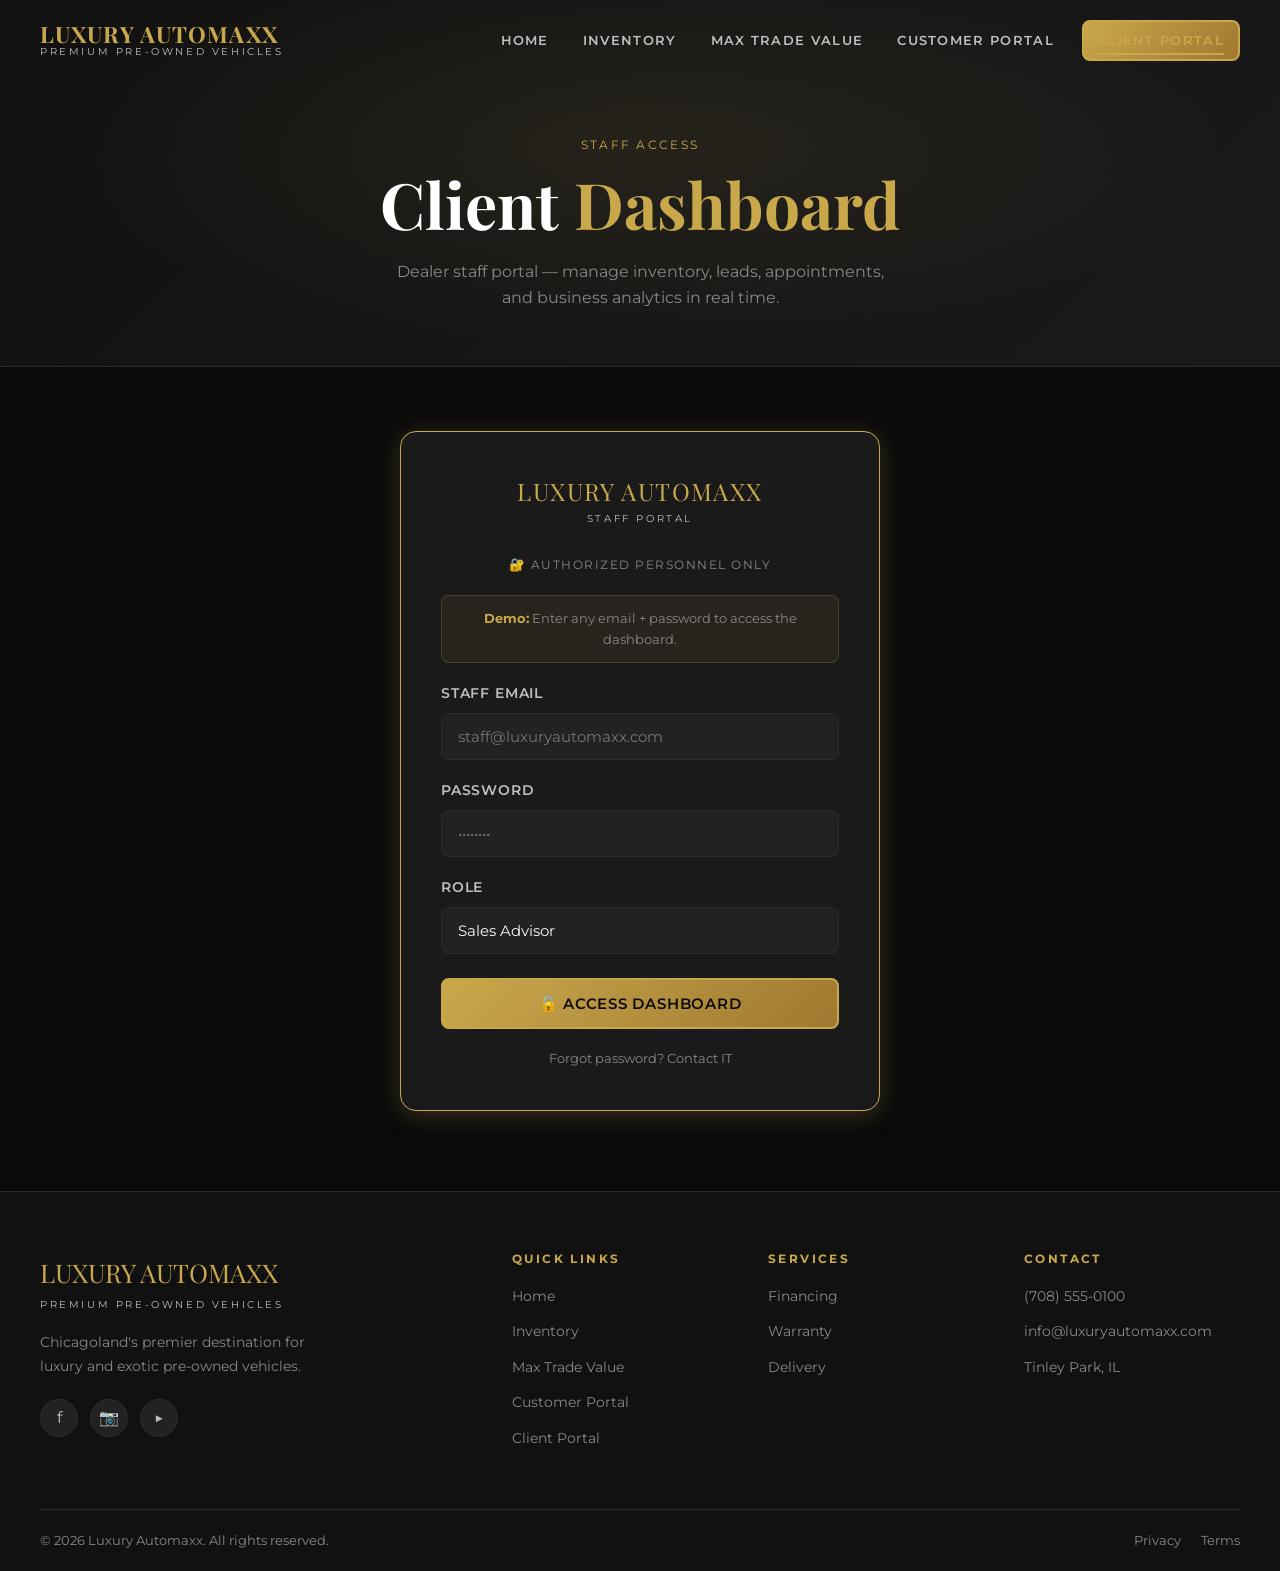
<file: client-portal.html>
<!DOCTYPE html>
<html lang="en">
<head>
  <meta charset="UTF-8" />
  <meta name="viewport" content="width=device-width, initial-scale=1.0" />
  <title>Client Portal – Luxury Automaxx</title>
  <meta name="description" content="Luxury Automaxx dealer staff portal. Manage inventory, leads, appointments, and sales analytics." />
  <link rel="preconnect" href="https://fonts.googleapis.com" />
  <link rel="preconnect" href="https://fonts.gstatic.com" crossorigin />
  <link href="https://fonts.googleapis.com/css2?family=Playfair+Display:wght@400;600;700;800&family=Montserrat:wght@300;400;500;600;700&display=swap" rel="stylesheet" />
  <link rel="stylesheet" href="css/style.css" />
  <link rel="stylesheet" href="css/nav.css" />
  <link rel="stylesheet" href="css/portals.css" />
</head>
<body>

<div id="page-loader"><div class="loader-logo">LUXURY AUTOMAXX</div></div>

<nav class="navbar scrolled">
  <div class="container nav-inner">
    <a href="index.html" class="nav-logo">
      <span class="brand-top">LUXURY AUTOMAXX</span>
      <span class="brand-sub">Premium Pre-Owned Vehicles</span>
    </a>
    <button class="nav-toggle" aria-label="Toggle menu"><span></span><span></span><span></span></button>
    <div class="nav-links">
      <a href="index.html">Home</a>
      <a href="inventory.html">Inventory</a>
      <a href="trade.html">Max Trade Value</a>
      <a href="customer-portal.html">Customer Portal</a>
      <a href="client-portal.html" class="btn btn-gold btn-sm active">Client Portal</a>
    </div>
  </div>
</nav>

<!-- Hero -->
<section class="portal-hero">
  <div class="container" style="position:relative;z-index:1;">
    <span class="overline">Staff Access</span>
    <h1>Client <span class="gold-text">Dashboard</span></h1>
    <p>Dealer staff portal — manage inventory, leads, appointments, and business analytics in real time.</p>
  </div>
</section>

<!-- Auth Gate -->
<section class="client-auth-section" id="clientAuthSection">
  <div class="container">
    <div class="client-auth-inner">
      <div class="auth-logo">
        <span class="brand-top">LUXURY AUTOMAXX</span>
        <span class="brand-sub">Staff Portal</span>
      </div>
      <div class="auth-gate-label">🔐 Authorized Personnel Only</div>
      <div class="client-login-hint">
        <strong>Demo:</strong> Enter any email + password to access the dashboard.
      </div>
      <div class="form-group">
        <label>Staff Email</label>
        <input type="email" id="staffEmail" placeholder="staff@luxuryautomaxx.com" />
      </div>
      <div class="form-group">
        <label>Password</label>
        <input type="password" id="staffPassword" placeholder="••••••••" />
      </div>
      <div class="form-group">
        <label>Role</label>
        <select id="staffRole">
          <option value="sales">Sales Advisor</option>
          <option value="manager">Sales Manager</option>
          <option value="finance">Finance Manager</option>
          <option value="gm">General Manager</option>
        </select>
      </div>
      <button class="btn btn-gold" style="width:100%;justify-content:center;margin-top:4px;" onclick="staffSignIn()">
        🔓 Access Dashboard
      </button>
      <div style="text-align:center;margin-top:16px;">
        <a href="#" style="font-size:0.82rem;color:var(--light-grey);">Forgot password? Contact IT</a>
      </div>
    </div>
  </div>
</section>

<!-- Client Dashboard -->
<section class="client-dashboard" id="clientDashboard">
  <div class="container">

    <!-- Header -->
    <div class="cd-header">
      <div>
        <h2>Good Evening, <span class="gold-text" id="staffName">Marcus</span> 👋</h2>
        <p class="muted">Here's your dealership overview for today — May 6, 2026.</p>
      </div>
      <div style="display:flex;align-items:center;gap:12px;flex-wrap:wrap;">
        <div class="user-pill">
          <div class="user-avatar" id="staffAvatar">M</div>
          <div>
            <div class="user-name" id="staffFullName">Marcus R.</div>
            <div class="muted" id="staffRoleLabel" style="font-size:0.72rem;">Sales Advisor</div>
          </div>
        </div>
        <button class="btn btn-dark btn-sm" onclick="staffSignOut()">Sign Out</button>
      </div>
    </div>

    <!-- KPI Cards -->
    <div class="cd-kpi-grid">
      <div class="kpi-card">
        <div class="kpi-icon">💰</div>
        <div class="kpi-val">$1.84M</div>
        <div class="kpi-label">MTD Revenue</div>
        <div class="kpi-change">↑ 12% vs last month</div>
      </div>
      <div class="kpi-card">
        <div class="kpi-icon">🚗</div>
        <div class="kpi-val">23</div>
        <div class="kpi-label">Units Sold (MTD)</div>
        <div class="kpi-change">↑ 4 vs last month</div>
      </div>
      <div class="kpi-card">
        <div class="kpi-icon">📋</div>
        <div class="kpi-val">47</div>
        <div class="kpi-label">Active Leads</div>
        <div class="kpi-change">↑ 9 new today</div>
      </div>
      <div class="kpi-card">
        <div class="kpi-icon">🏎️</div>
        <div class="kpi-val">18</div>
        <div class="kpi-label">Vehicles in Stock</div>
        <div class="kpi-change down">↓ 3 vs last week</div>
      </div>
      <div class="kpi-card">
        <div class="kpi-icon">⭐</div>
        <div class="kpi-val">4.9</div>
        <div class="kpi-label">Avg. Rating</div>
        <div class="kpi-change">↑ 0.1 this month</div>
      </div>
    </div>

    <!-- Dashboard Tabs -->
    <div class="dashboard-tabs" style="margin-bottom:28px;">
      <button class="dash-tab active" onclick="switchClientTab('overview',this)">📊 Overview</button>
      <button class="dash-tab" onclick="switchClientTab('inventory',this)">🚗 Inventory</button>
      <button class="dash-tab" onclick="switchClientTab('leads',this)">📋 Leads</button>
      <button class="dash-tab" onclick="switchClientTab('appointments',this)">📅 Appointments</button>
      <button class="dash-tab" onclick="switchClientTab('analytics',this)">📈 Analytics</button>
    </div>

    <!-- Tab: Overview -->
    <div class="tab-panel active" id="ctab-overview">
      <div class="cd-grid">
        <!-- Activity Feed -->
        <div class="cd-panel">
          <div class="cd-panel-header">
            <h4>🔔 Live Activity Feed</h4>
            <span class="badge badge-gold" style="font-size:0.65rem;">Live</span>
          </div>
          <div class="cd-panel-body">
            <div class="activity-feed" id="activityFeed">
              <!-- Injected by JS -->
            </div>
          </div>
        </div>

        <!-- Revenue Chart -->
        <div class="cd-panel">
          <div class="cd-panel-header">
            <h4>📈 Monthly Revenue</h4>
            <span style="font-size:0.75rem;color:var(--light-grey);">Last 6 months</span>
          </div>
          <div class="cd-panel-body">
            <div class="revenue-chart" id="revenueChart"></div>
            <div style="margin-top:16px;padding-top:14px;border-top:1px solid var(--dark-4);display:flex;justify-content:space-between;">
              <div><div style="font-size:0.72rem;color:var(--light-grey);text-transform:uppercase;letter-spacing:0.1em;">Best Month</div><div style="font-weight:700;color:var(--pure-white);">March 2026</div></div>
              <div style="text-align:right;"><div style="font-size:0.72rem;color:var(--light-grey);text-transform:uppercase;letter-spacing:0.1em;">6-Month Total</div><div style="font-family:var(--font-display);font-size:1.2rem;color:var(--gold);">$9.2M</div></div>
            </div>
          </div>
        </div>

        <!-- Top Leads -->
        <div class="cd-panel full">
          <div class="cd-panel-header">
            <h4>🔥 Hot Leads Today</h4>
            <a href="#" onclick="switchClientTab('leads',document.querySelector('.dash-tab:nth-child(3)'));return false;" style="font-size:0.78rem;color:var(--gold);">View All →</a>
          </div>
          <div class="cd-panel-body">
            <div class="leads-list" id="hotLeads"></div>
          </div>
        </div>

        <!-- Upcoming Appointments -->
        <div class="cd-panel full">
          <div class="cd-panel-header">
            <h4>📅 Today's Appointments</h4>
            <span style="font-size:0.75rem;color:var(--light-grey);">Wednesday, May 6, 2026</span>
          </div>
          <div class="cd-panel-body">
            <div style="overflow-x:auto;">
              <table class="cd-table">
                <thead>
                  <tr>
                    <th>Time</th>
                    <th>Customer</th>
                    <th>Type</th>
                    <th>Vehicle</th>
                    <th>Advisor</th>
                    <th>Status</th>
                  </tr>
                </thead>
                <tbody>
                  <tr><td>10:00 AM</td><td>James Whitfield</td><td>Test Drive</td><td>2023 Porsche 911</td><td>Marcus R.</td><td><span class="status-pill status-sold">Completed</span></td></tr>
                  <tr><td>12:30 PM</td><td>Priya Sharma</td><td>Finance Signing</td><td>2022 Bentley GT</td><td>David K.</td><td><span class="status-pill status-sold">Completed</span></td></tr>
                  <tr><td>2:00 PM</td><td>Alex Johnson</td><td>Test Drive</td><td>2023 Porsche 911</td><td>Marcus R.</td><td><span class="status-pill status-pending">Upcoming</span></td></tr>
                  <tr><td>3:30 PM</td><td>Robert Chen</td><td>Trade-In Appraisal</td><td>2021 BMW M8</td><td>Sarah L.</td><td><span class="status-pill status-pending">Upcoming</span></td></tr>
                  <tr><td>5:00 PM</td><td>Aisha Monroe</td><td>Vehicle Delivery</td><td>2022 Mercedes S580</td><td>David K.</td><td><span class="status-pill status-pending">Upcoming</span></td></tr>
                </tbody>
              </table>
            </div>
          </div>
        </div>
      </div>
    </div>

    <!-- Tab: Inventory -->
    <div class="tab-panel" id="ctab-inventory">
      <div class="cd-panel">
        <div class="cd-panel-header">
          <h4>🚗 Current Inventory (18 vehicles)</h4>
          <div style="display:flex;gap:8px;">
            <input type="text" placeholder="Search inventory…" style="background:var(--dark-3);border:1px solid var(--dark-4);border-radius:var(--radius);padding:7px 12px;color:var(--white);font-family:var(--font-body);font-size:0.82rem;outline:none;" oninput="filterClientInventory(this.value)" />
            <button class="btn btn-gold btn-sm" onclick="showToast('Add Vehicle form coming soon!','info')">+ Add Vehicle</button>
          </div>
        </div>
        <div class="cd-panel-body" style="overflow-x:auto;">
          <table class="cd-table" id="inventoryTable">
            <thead>
              <tr>
                <th>Vehicle</th>
                <th>Year</th>
                <th>Mileage</th>
                <th>List Price</th>
                <th>Cost</th>
                <th>Margin</th>
                <th>Days on Lot</th>
                <th>Status</th>
                <th>Actions</th>
              </tr>
            </thead>
            <tbody id="inventoryTableBody"></tbody>
          </table>
        </div>
      </div>
    </div>

    <!-- Tab: Leads -->
    <div class="tab-panel" id="ctab-leads">
      <div class="cd-grid">
        <div class="cd-panel full">
          <div class="cd-panel-header">
            <h4>📋 All Active Leads (47)</h4>
            <div style="display:flex;gap:8px;">
              <select style="background:var(--dark-3);border:1px solid var(--dark-4);border-radius:var(--radius);padding:7px 12px;color:var(--white);font-family:var(--font-body);font-size:0.82rem;" onchange="showToast('Filter applied','info')">
                <option>All Leads</option>
                <option>Hot Leads</option>
                <option>Warm Leads</option>
                <option>Cool Leads</option>
              </select>
              <button class="btn btn-gold btn-sm" onclick="showToast('Export ready!','success')">Export CSV</button>
            </div>
          </div>
          <div class="cd-panel-body">
            <div class="leads-list" id="allLeads"></div>
          </div>
        </div>

        <div class="cd-panel">
          <div class="cd-panel-header"><h4>📊 Lead Pipeline</h4></div>
          <div class="cd-panel-body">
            <div style="display:flex;flex-direction:column;gap:12px;">
              <div>
                <div style="display:flex;justify-content:space-between;font-size:0.82rem;margin-bottom:6px;"><span style="color:var(--silver);">New Inquiry</span><span style="color:var(--gold);font-weight:700;">18</span></div>
                <div style="height:8px;background:var(--dark-4);border-radius:4px;overflow:hidden;"><div style="height:100%;width:38%;background:var(--gold);border-radius:4px;"></div></div>
              </div>
              <div>
                <div style="display:flex;justify-content:space-between;font-size:0.82rem;margin-bottom:6px;"><span style="color:var(--silver);">Test Drive Scheduled</span><span style="color:var(--gold);font-weight:700;">11</span></div>
                <div style="height:8px;background:var(--dark-4);border-radius:4px;overflow:hidden;"><div style="height:100%;width:23%;background:var(--gold);border-radius:4px;"></div></div>
              </div>
              <div>
                <div style="display:flex;justify-content:space-between;font-size:0.82rem;margin-bottom:6px;"><span style="color:var(--silver);">Offer Made</span><span style="color:var(--gold);font-weight:700;">8</span></div>
                <div style="height:8px;background:var(--dark-4);border-radius:4px;overflow:hidden;"><div style="height:100%;width:17%;background:var(--gold);border-radius:4px;"></div></div>
              </div>
              <div>
                <div style="display:flex;justify-content:space-between;font-size:0.82rem;margin-bottom:6px;"><span style="color:var(--silver);">Financing in Progress</span><span style="color:var(--gold);font-weight:700;">6</span></div>
                <div style="height:8px;background:var(--dark-4);border-radius:4px;overflow:hidden;"><div style="height:100%;width:13%;background:var(--gold-light);border-radius:4px;"></div></div>
              </div>
              <div>
                <div style="display:flex;justify-content:space-between;font-size:0.82rem;margin-bottom:6px;"><span style="color:var(--success);">Closed / Won</span><span style="color:var(--success);font-weight:700;">4</span></div>
                <div style="height:8px;background:var(--dark-4);border-radius:4px;overflow:hidden;"><div style="height:100%;width:9%;background:var(--success);border-radius:4px;"></div></div>
              </div>
            </div>
          </div>
        </div>

        <div class="cd-panel">
          <div class="cd-panel-header"><h4>✉️ Quick Message</h4></div>
          <div class="cd-panel-body">
            <div class="form-group">
              <label>To (Lead)</label>
              <select>
                <option>Alex Johnson – Porsche 911</option>
                <option>James Whitfield – BMW M8</option>
                <option>Priya Sharma – Bentley GT</option>
              </select>
            </div>
            <div class="form-group">
              <label>Template</label>
              <select onchange="applyTemplate(this)">
                <option value="">Custom message</option>
                <option value="followup">Follow-Up Check-In</option>
                <option value="drivereminder">Test Drive Reminder</option>
                <option value="offer">Special Offer</option>
              </select>
            </div>
            <div class="form-group">
              <label>Message</label>
              <textarea id="msgTemplate" rows="4" placeholder="Type your message…"></textarea>
            </div>
            <div style="display:flex;gap:8px;">
              <button class="btn btn-gold btn-sm" style="flex:1;justify-content:center;" onclick="showToast('Message sent!','success')">Send Email</button>
              <button class="btn btn-dark btn-sm" style="flex:1;justify-content:center;" onclick="showToast('SMS sent!','success')">Send SMS</button>
            </div>
          </div>
        </div>
      </div>
    </div>

    <!-- Tab: Appointments -->
    <div class="tab-panel" id="ctab-appointments">
      <div class="cd-panel">
        <div class="cd-panel-header">
          <h4>📅 Appointment Manager</h4>
          <button class="btn btn-gold btn-sm" onclick="showToast('New appointment form coming soon!','info')">+ New Appointment</button>
        </div>
        <div class="cd-panel-body" style="overflow-x:auto;">
          <table class="cd-table">
            <thead>
              <tr><th>Date &amp; Time</th><th>Customer</th><th>Type</th><th>Vehicle</th><th>Advisor</th><th>Notes</th><th>Status</th><th>Actions</th></tr>
            </thead>
            <tbody>
              <tr>
                <td>May 6 – 2:00 PM</td><td>Alex Johnson</td><td>Test Drive</td><td>2023 Porsche 911</td><td>Marcus R.</td><td>Interested in Sport Chrono</td>
                <td><span class="status-pill status-pending">Upcoming</span></td>
                <td><button class="btn btn-dark btn-sm" onclick="showToast('Marked complete!','success')">✓ Done</button></td>
              </tr>
              <tr>
                <td>May 6 – 3:30 PM</td><td>Robert Chen</td><td>Trade-In</td><td>2021 BMW M8</td><td>Sarah L.</td><td>Has 2020 Audi RS7</td>
                <td><span class="status-pill status-pending">Upcoming</span></td>
                <td><button class="btn btn-dark btn-sm" onclick="showToast('Marked complete!','success')">✓ Done</button></td>
              </tr>
              <tr>
                <td>May 6 – 5:00 PM</td><td>Aisha Monroe</td><td>Delivery</td><td>2022 Mercedes S580</td><td>David K.</td><td>Concierge delivery to home</td>
                <td><span class="status-pill status-pending">Upcoming</span></td>
                <td><button class="btn btn-dark btn-sm" onclick="showToast('Marked complete!','success')">✓ Done</button></td>
              </tr>
              <tr>
                <td>May 7 – 10:00 AM</td><td>Marcus Tillman</td><td>Test Drive</td><td>2022 Lamborghini Huracán</td><td>Marcus R.</td><td>High-intent buyer, cash</td>
                <td><span class="status-pill status-available">Confirmed</span></td>
                <td><button class="btn btn-dark btn-sm" onclick="showToast('Reminder sent!','success')">Remind</button></td>
              </tr>
              <tr>
                <td>May 7 – 1:00 PM</td><td>Elena Voss</td><td>Finance</td><td>2023 Rolls-Royce Ghost</td><td>David K.</td><td>Pre-approved $350K</td>
                <td><span class="status-pill status-available">Confirmed</span></td>
                <td><button class="btn btn-dark btn-sm" onclick="showToast('Reminder sent!','success')">Remind</button></td>
              </tr>
            </tbody>
          </table>
        </div>
      </div>
    </div>

    <!-- Tab: Analytics -->
    <div class="tab-panel" id="ctab-analytics">
      <div class="cd-grid">
        <div class="cd-panel">
          <div class="cd-panel-header"><h4>📈 Sales by Advisor (MTD)</h4></div>
          <div class="cd-panel-body">
            <div style="display:flex;flex-direction:column;gap:14px;">
              <div>
                <div style="display:flex;justify-content:space-between;font-size:0.85rem;margin-bottom:6px;"><span style="color:var(--pure-white);font-weight:600;">Marcus R.</span><span style="color:var(--gold);font-weight:700;">9 units · $642K</span></div>
                <div style="height:10px;background:var(--dark-4);border-radius:5px;overflow:hidden;"><div style="height:100%;width:78%;background:linear-gradient(90deg,var(--gold-dark),var(--gold-light));border-radius:5px;"></div></div>
              </div>
              <div>
                <div style="display:flex;justify-content:space-between;font-size:0.85rem;margin-bottom:6px;"><span style="color:var(--pure-white);font-weight:600;">David K.</span><span style="color:var(--gold);font-weight:700;">8 units · $714K</span></div>
                <div style="height:10px;background:var(--dark-4);border-radius:5px;overflow:hidden;"><div style="height:100%;width:87%;background:linear-gradient(90deg,var(--gold-dark),var(--gold-light));border-radius:5px;"></div></div>
              </div>
              <div>
                <div style="display:flex;justify-content:space-between;font-size:0.85rem;margin-bottom:6px;"><span style="color:var(--pure-white);font-weight:600;">Sarah L.</span><span style="color:var(--gold);font-weight:700;">6 units · $488K</span></div>
                <div style="height:10px;background:var(--dark-4);border-radius:5px;overflow:hidden;"><div style="height:100%;width:59%;background:linear-gradient(90deg,var(--gold-dark),var(--gold-light));border-radius:5px;"></div></div>
              </div>
            </div>
          </div>
        </div>

        <div class="cd-panel">
          <div class="cd-panel-header"><h4>🏎️ Top Selling Makes (MTD)</h4></div>
          <div class="cd-panel-body">
            <div style="display:flex;flex-direction:column;gap:14px;">
              <div><div style="display:flex;justify-content:space-between;font-size:0.85rem;margin-bottom:6px;"><span style="color:var(--pure-white);font-weight:600;">Porsche</span><span style="color:var(--gold);">6 units</span></div><div style="height:10px;background:var(--dark-4);border-radius:5px;overflow:hidden;"><div style="height:100%;width:100%;background:var(--gold);border-radius:5px;"></div></div></div>
              <div><div style="display:flex;justify-content:space-between;font-size:0.85rem;margin-bottom:6px;"><span style="color:var(--pure-white);font-weight:600;">Mercedes-Benz</span><span style="color:var(--gold);">5 units</span></div><div style="height:10px;background:var(--dark-4);border-radius:5px;overflow:hidden;"><div style="height:100%;width:83%;background:var(--gold);border-radius:5px;"></div></div></div>
              <div><div style="display:flex;justify-content:space-between;font-size:0.85rem;margin-bottom:6px;"><span style="color:var(--pure-white);font-weight:600;">BMW</span><span style="color:var(--gold);">4 units</span></div><div style="height:10px;background:var(--dark-4);border-radius:5px;overflow:hidden;"><div style="height:100%;width:67%;background:var(--gold);border-radius:5px;"></div></div></div>
              <div><div style="display:flex;justify-content:space-between;font-size:0.85rem;margin-bottom:6px;"><span style="color:var(--pure-white);font-weight:600;">Bentley</span><span style="color:var(--gold);">3 units</span></div><div style="height:10px;background:var(--dark-4);border-radius:5px;overflow:hidden;"><div style="height:100%;width:50%;background:var(--gold);border-radius:5px;"></div></div></div>
              <div><div style="display:flex;justify-content:space-between;font-size:0.85rem;margin-bottom:6px;"><span style="color:var(--pure-white);font-weight:600;">Ferrari / Lamborghini</span><span style="color:var(--gold);">2+2 units</span></div><div style="height:10px;background:var(--dark-4);border-radius:5px;overflow:hidden;"><div style="height:100%;width:33%;background:var(--gold);border-radius:5px;"></div></div></div>
            </div>
          </div>
        </div>

        <div class="cd-panel full">
          <div class="cd-panel-header">
            <h4>📊 Revenue Trend (2026)</h4>
            <div style="display:flex;gap:8px;">
              <button class="btn btn-dark btn-sm" onclick="showToast('Report exported!','success')">Export PDF</button>
              <button class="btn btn-dark btn-sm" onclick="showToast('Data exported!','success')">Export CSV</button>
            </div>
          </div>
          <div class="cd-panel-body">
            <div style="display:grid;grid-template-columns:repeat(5,1fr);gap:16px;margin-bottom:24px;">
              <div style="background:var(--dark-3);border:1px solid var(--dark-4);border-radius:var(--radius);padding:16px;text-align:center;">
                <div style="font-size:0.68rem;text-transform:uppercase;letter-spacing:0.1em;color:var(--light-grey);margin-bottom:4px;">Jan 2026</div>
                <div style="font-family:var(--font-display);font-size:1.3rem;color:var(--gold);">$1.42M</div>
              </div>
              <div style="background:var(--dark-3);border:1px solid var(--dark-4);border-radius:var(--radius);padding:16px;text-align:center;">
                <div style="font-size:0.68rem;text-transform:uppercase;letter-spacing:0.1em;color:var(--light-grey);margin-bottom:4px;">Feb 2026</div>
                <div style="font-family:var(--font-display);font-size:1.3rem;color:var(--gold);">$1.58M</div>
              </div>
              <div style="background:var(--dark-3);border:1px solid var(--dark-4);border-radius:var(--radius);padding:16px;text-align:center;border-color:var(--gold);">
                <div style="font-size:0.68rem;text-transform:uppercase;letter-spacing:0.1em;color:var(--light-grey);margin-bottom:4px;">Mar 2026</div>
                <div style="font-family:var(--font-display);font-size:1.3rem;color:var(--gold);">$2.21M</div>
                <div style="font-size:0.68rem;color:var(--success);margin-top:4px;">↑ Best Month</div>
              </div>
              <div style="background:var(--dark-3);border:1px solid var(--dark-4);border-radius:var(--radius);padding:16px;text-align:center;">
                <div style="font-size:0.68rem;text-transform:uppercase;letter-spacing:0.1em;color:var(--light-grey);margin-bottom:4px;">Apr 2026</div>
                <div style="font-family:var(--font-display);font-size:1.3rem;color:var(--gold);">$1.97M</div>
              </div>
              <div style="background:var(--dark-3);border:1px solid rgba(201,168,76,0.3);border-radius:var(--radius);padding:16px;text-align:center;">
                <div style="font-size:0.68rem;text-transform:uppercase;letter-spacing:0.1em;color:var(--light-grey);margin-bottom:4px;">May 2026</div>
                <div style="font-family:var(--font-display);font-size:1.3rem;color:var(--gold);">$1.84M*</div>
                <div style="font-size:0.68rem;color:var(--light-grey);margin-top:4px;">* Month to date</div>
              </div>
            </div>
            <div class="revenue-chart" id="analyticsChart" style="height:160px;"></div>
          </div>
        </div>
      </div>
    </div>

  </div>
</section>

<!-- Footer -->
<footer class="site-footer">
  <div class="container">
    <div class="footer-grid">
      <div class="footer-brand">
        <span class="brand-top">LUXURY AUTOMAXX</span>
        <span class="brand-sub">Premium Pre-Owned Vehicles</span>
        <p>Chicagoland's premier destination for luxury and exotic pre-owned vehicles.</p>
        <div class="footer-social">
          <a href="#" aria-label="Facebook">f</a>
          <a href="#" aria-label="Instagram">📷</a>
          <a href="#" aria-label="YouTube">▶</a>
        </div>
      </div>
      <div class="footer-col"><h5>Quick Links</h5><ul><li><a href="index.html">Home</a></li><li><a href="inventory.html">Inventory</a></li><li><a href="trade.html">Max Trade Value</a></li><li><a href="customer-portal.html">Customer Portal</a></li><li><a href="client-portal.html">Client Portal</a></li></ul></div>
      <div class="footer-col"><h5>Services</h5><ul><li><a href="#">Financing</a></li><li><a href="#">Warranty</a></li><li><a href="#">Delivery</a></li></ul></div>
      <div class="footer-col"><h5>Contact</h5><ul><li><a href="tel:+17085550100">(708) 555-0100</a></li><li><a href="mailto:info@luxuryautomaxx.com">info@luxuryautomaxx.com</a></li><li><a href="#">Tinley Park, IL</a></li></ul></div>
    </div>
    <div class="footer-bottom">
      <p>&copy; 2026 Luxury Automaxx. All rights reserved.</p>
      <div class="footer-legal"><a href="#">Privacy</a><a href="#">Terms</a></div>
    </div>
  </div>
</footer>

<button id="back-top" aria-label="Back to top">↑</button>

<script src="js/main.js"></script>
<script src="js/client-portal.js"></script>
</body>
</html>
</file>
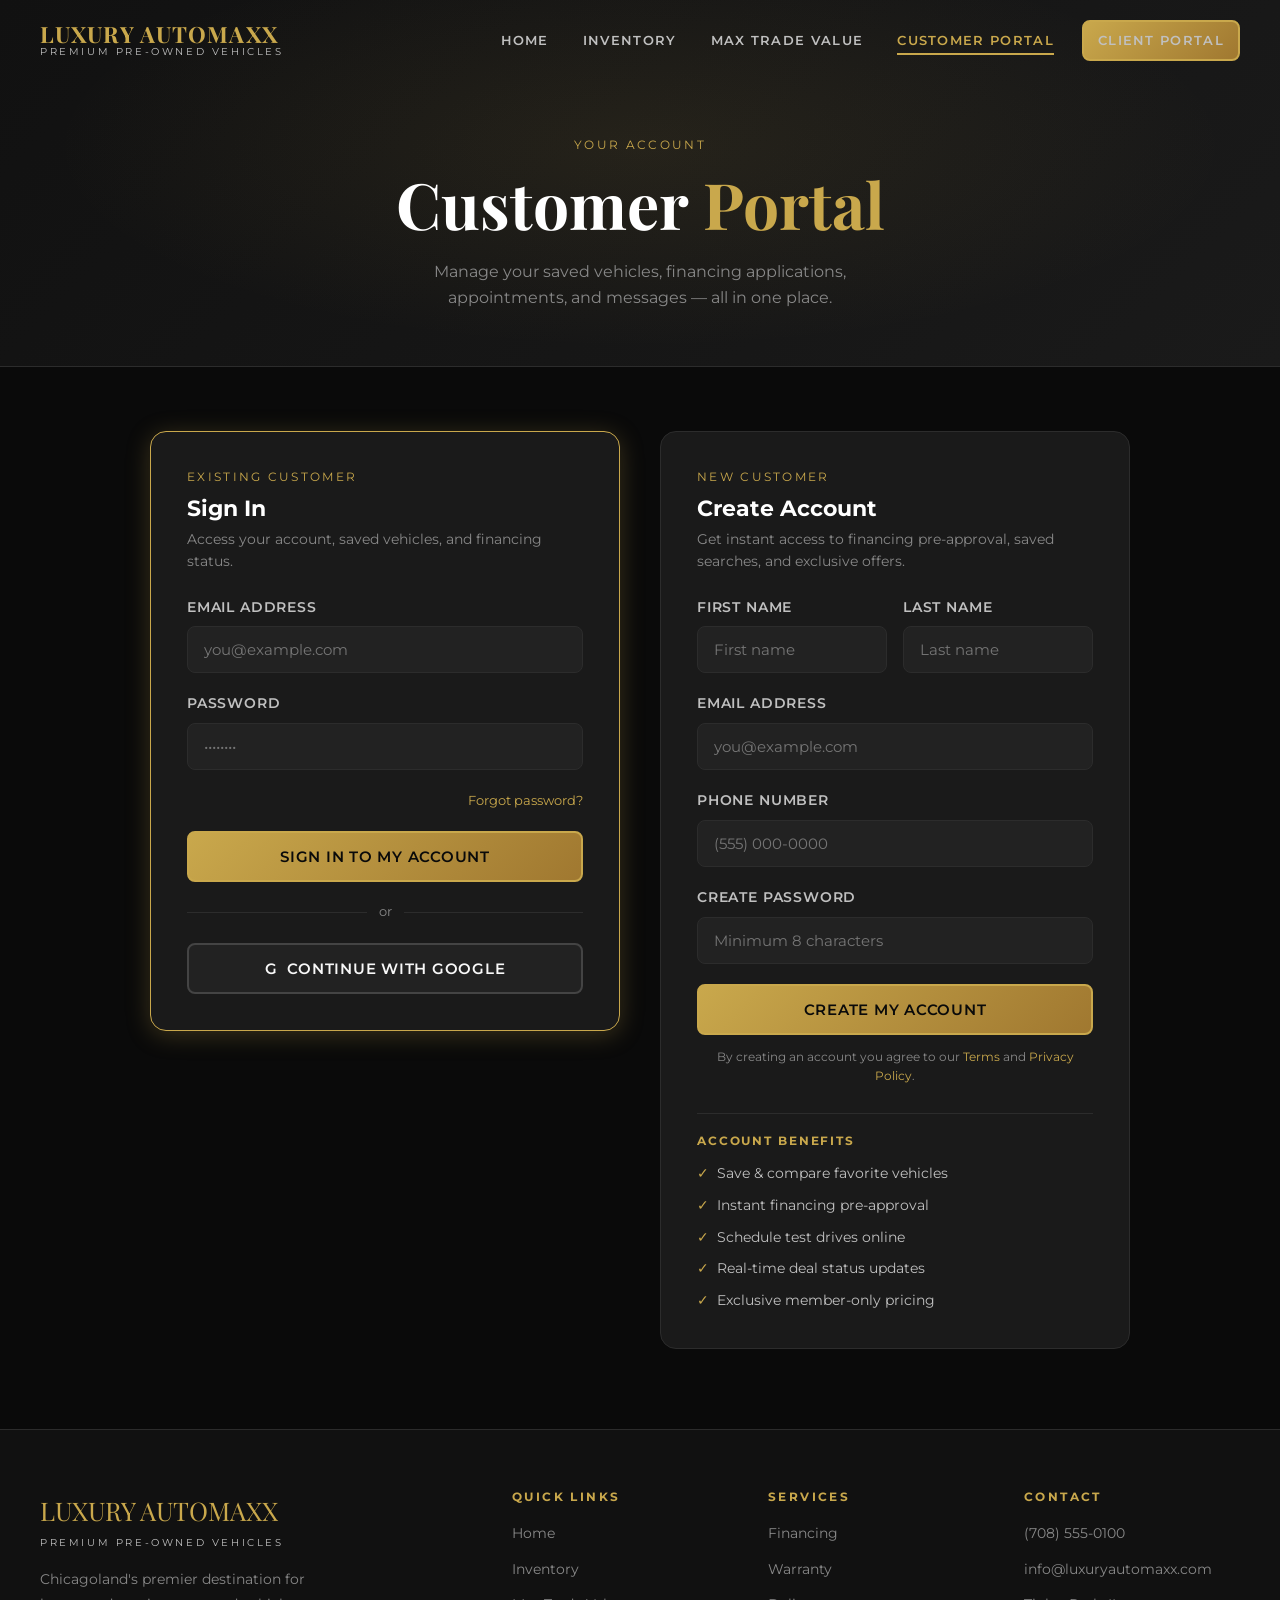
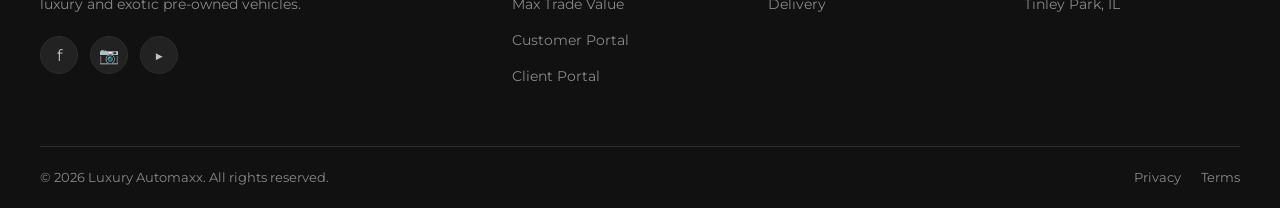
<file: customer-portal.html>
<!DOCTYPE html>
<html lang="en">
<head>
  <meta charset="UTF-8" />
  <meta name="viewport" content="width=device-width, initial-scale=1.0" />
  <title>Customer Portal – Luxury Automaxx</title>
  <meta name="description" content="Access your Luxury Automaxx customer account. View saved vehicles, financing applications, appointments, and messages." />
  <link rel="preconnect" href="https://fonts.googleapis.com" />
  <link rel="preconnect" href="https://fonts.gstatic.com" crossorigin />
  <link href="https://fonts.googleapis.com/css2?family=Playfair+Display:wght@400;600;700;800&family=Montserrat:wght@300;400;500;600;700&display=swap" rel="stylesheet" />
  <link rel="stylesheet" href="css/style.css" />
  <link rel="stylesheet" href="css/nav.css" />
  <link rel="stylesheet" href="css/portals.css" />
</head>
<body>

<div id="page-loader"><div class="loader-logo">LUXURY AUTOMAXX</div></div>

<nav class="navbar scrolled">
  <div class="container nav-inner">
    <a href="index.html" class="nav-logo">
      <span class="brand-top">LUXURY AUTOMAXX</span>
      <span class="brand-sub">Premium Pre-Owned Vehicles</span>
    </a>
    <button class="nav-toggle" aria-label="Toggle menu"><span></span><span></span><span></span></button>
    <div class="nav-links">
      <a href="index.html">Home</a>
      <a href="inventory.html">Inventory</a>
      <a href="trade.html">Max Trade Value</a>
      <a href="customer-portal.html" class="active">Customer Portal</a>
      <a href="client-portal.html" class="btn btn-gold btn-sm">Client Portal</a>
    </div>
  </div>
</nav>

<!-- Hero -->
<section class="portal-hero">
  <div class="container" style="position:relative;z-index:1;">
    <span class="overline">Your Account</span>
    <h1>Customer <span class="gold-text">Portal</span></h1>
    <p>Manage your saved vehicles, financing applications, appointments, and messages — all in one place.</p>
  </div>
</section>

<!-- Auth Gate -->
<section class="auth-section" id="authSection">
  <div class="container">
    <div class="auth-layout">

      <!-- Sign In -->
      <div class="auth-panel featured">
        <div class="panel-title">Existing Customer</div>
        <h3>Sign In</h3>
        <p class="panel-desc">Access your account, saved vehicles, and financing status.</p>
        <div class="form-group">
          <label>Email Address</label>
          <input type="email" id="loginEmail" placeholder="you@example.com" />
        </div>
        <div class="form-group">
          <label>Password</label>
          <input type="password" id="loginPassword" placeholder="••••••••" />
        </div>
        <div style="display:flex;justify-content:flex-end;margin-bottom:20px;">
          <a href="#" style="font-size:0.82rem;color:var(--gold);">Forgot password?</a>
        </div>
        <button class="btn btn-gold" style="width:100%;justify-content:center;" onclick="signIn()">Sign In to My Account</button>
        <div class="auth-divider">or</div>
        <button class="btn btn-dark" style="width:100%;justify-content:center;gap:10px;" onclick="signIn()">
          <span>G</span> Continue with Google
        </button>
      </div>

      <!-- Create Account -->
      <div class="auth-panel">
        <div class="panel-title">New Customer</div>
        <h3>Create Account</h3>
        <p class="panel-desc">Get instant access to financing pre-approval, saved searches, and exclusive offers.</p>
        <div class="form-row">
          <div class="form-group">
            <label>First Name</label>
            <input type="text" id="regFirst" placeholder="First name" />
          </div>
          <div class="form-group">
            <label>Last Name</label>
            <input type="text" id="regLast" placeholder="Last name" />
          </div>
        </div>
        <div class="form-group">
          <label>Email Address</label>
          <input type="email" id="regEmail" placeholder="you@example.com" />
        </div>
        <div class="form-group">
          <label>Phone Number</label>
          <input type="tel" id="regPhone" placeholder="(555) 000-0000" />
        </div>
        <div class="form-group">
          <label>Create Password</label>
          <input type="password" id="regPassword" placeholder="Minimum 8 characters" />
        </div>
        <button class="btn btn-gold" style="width:100%;justify-content:center;" onclick="createAccount()">Create My Account</button>
        <p style="font-size:0.75rem;color:var(--light-grey);text-align:center;margin-top:12px;">By creating an account you agree to our <a href="#" style="color:var(--gold);">Terms</a> and <a href="#" style="color:var(--gold);">Privacy Policy</a>.</p>

        <div style="margin-top:28px;padding-top:20px;border-top:1px solid var(--dark-4);">
          <h4 style="font-size:0.78rem;text-transform:uppercase;letter-spacing:0.15em;color:var(--gold);margin-bottom:14px;font-family:var(--font-body);">Account Benefits</h4>
          <ul style="list-style:none;display:flex;flex-direction:column;gap:10px;">
            <li style="font-size:0.85rem;color:var(--silver);display:flex;gap:8px;align-items:center;"><span style="color:var(--gold);">✓</span> Save &amp; compare favorite vehicles</li>
            <li style="font-size:0.85rem;color:var(--silver);display:flex;gap:8px;align-items:center;"><span style="color:var(--gold);">✓</span> Instant financing pre-approval</li>
            <li style="font-size:0.85rem;color:var(--silver);display:flex;gap:8px;align-items:center;"><span style="color:var(--gold);">✓</span> Schedule test drives online</li>
            <li style="font-size:0.85rem;color:var(--silver);display:flex;gap:8px;align-items:center;"><span style="color:var(--gold);">✓</span> Real-time deal status updates</li>
            <li style="font-size:0.85rem;color:var(--silver);display:flex;gap:8px;align-items:center;"><span style="color:var(--gold);">✓</span> Exclusive member-only pricing</li>
          </ul>
        </div>
      </div>

    </div>
  </div>
</section>

<!-- Customer Dashboard (hidden until login) -->
<section class="portal-dashboard" id="customerDashboard">
  <div class="container">

    <!-- Header -->
    <div class="dashboard-header">
      <div>
        <h2>Welcome back, <span class="gold-text" id="dashUserName">Alex</span> 👋</h2>
        <p class="muted">Here's what's happening with your account today.</p>
      </div>
      <div class="user-pill">
        <div class="user-avatar" id="dashAvatar">A</div>
        <div>
          <div class="user-name" id="dashFullName">Alex Johnson</div>
          <div class="muted" style="font-size:0.72rem;">Member since 2024</div>
        </div>
        <button class="btn btn-dark btn-sm" onclick="signOut()" style="margin-left:8px;">Sign Out</button>
      </div>
    </div>

    <!-- Stats -->
    <div class="dashboard-stats">
      <div class="dash-stat">
        <span class="ds-icon">❤️</span>
        <div><div class="ds-num">6</div><div class="ds-label">Saved Vehicles</div></div>
      </div>
      <div class="dash-stat">
        <span class="ds-icon">📋</span>
        <div><div class="ds-num">2</div><div class="ds-label">Applications</div></div>
      </div>
      <div class="dash-stat">
        <span class="ds-icon">📅</span>
        <div><div class="ds-num">1</div><div class="ds-label">Appointments</div></div>
      </div>
      <div class="dash-stat">
        <span class="ds-icon">✉️</span>
        <div><div class="ds-num">3</div><div class="ds-label">New Messages</div></div>
      </div>
    </div>

    <!-- Tabs -->
    <div class="dashboard-tabs">
      <button class="dash-tab active" onclick="switchTab('saved',this)">❤️ Saved Vehicles</button>
      <button class="dash-tab" onclick="switchTab('financing',this)">💳 Financing</button>
      <button class="dash-tab" onclick="switchTab('appointments',this)">📅 Appointments</button>
      <button class="dash-tab" onclick="switchTab('messages',this)">✉️ Messages</button>
    </div>

    <!-- Tab: Saved Vehicles -->
    <div class="tab-panel active" id="tab-saved">
      <div class="saved-grid">
        <div class="saved-card">
          <div class="sc-image">🔴</div>
          <div class="sc-body">
            <div class="sc-make">Porsche</div>
            <div class="sc-name">2023 911 Carrera S</div>
            <div class="sc-price">$142,500</div>
            <div class="sc-actions">
              <a href="inventory.html" class="btn btn-gold btn-sm">View</a>
              <button class="btn btn-dark btn-sm" onclick="this.closest('.saved-card').style.opacity='0.4'">Remove</button>
            </div>
          </div>
        </div>
        <div class="saved-card">
          <div class="sc-image">🖤</div>
          <div class="sc-body">
            <div class="sc-make">Mercedes-Benz</div>
            <div class="sc-name">2022 S-Class S580</div>
            <div class="sc-price">$118,900</div>
            <div class="sc-actions">
              <a href="inventory.html" class="btn btn-gold btn-sm">View</a>
              <button class="btn btn-dark btn-sm" onclick="this.closest('.saved-card').style.opacity='0.4'">Remove</button>
            </div>
          </div>
        </div>
        <div class="saved-card">
          <div class="sc-image">🔵</div>
          <div class="sc-body">
            <div class="sc-make">BMW</div>
            <div class="sc-name">2023 M8 Competition</div>
            <div class="sc-price">$129,000</div>
            <div class="sc-actions">
              <a href="inventory.html" class="btn btn-gold btn-sm">View</a>
              <button class="btn btn-dark btn-sm" onclick="this.closest('.saved-card').style.opacity='0.4'">Remove</button>
            </div>
          </div>
        </div>
        <div class="saved-card">
          <div class="sc-image">💎</div>
          <div class="sc-body">
            <div class="sc-make">Bentley</div>
            <div class="sc-name">2021 Continental GT</div>
            <div class="sc-price">$198,000</div>
            <div class="sc-actions">
              <a href="inventory.html" class="btn btn-gold btn-sm">View</a>
              <button class="btn btn-dark btn-sm" onclick="this.closest('.saved-card').style.opacity='0.4'">Remove</button>
            </div>
          </div>
        </div>
        <div class="saved-card">
          <div class="sc-image">⚡</div>
          <div class="sc-body">
            <div class="sc-make">Audi</div>
            <div class="sc-name">2023 RS7 Sportback</div>
            <div class="sc-price">$111,500</div>
            <div class="sc-actions">
              <a href="inventory.html" class="btn btn-gold btn-sm">View</a>
              <button class="btn btn-dark btn-sm" onclick="this.closest('.saved-card').style.opacity='0.4'">Remove</button>
            </div>
          </div>
        </div>
        <div class="saved-card" style="display:flex;align-items:center;justify-content:center;flex-direction:column;padding:32px;gap:12px;background:var(--dark-3);border:2px dashed var(--dark-4);cursor:pointer;" onclick="window.location='inventory.html'">
          <span style="font-size:2rem;color:var(--dark-4);">＋</span>
          <span style="font-size:0.85rem;color:var(--light-grey);">Browse More Vehicles</span>
        </div>
      </div>
    </div>

    <!-- Tab: Financing -->
    <div class="tab-panel" id="tab-financing">
      <div style="display:grid;grid-template-columns:1fr 1fr;gap:32px;align-items:start;">
        <div>
          <h3 style="font-size:1.1rem;font-family:var(--font-body);font-weight:700;text-transform:uppercase;letter-spacing:.05em;margin-bottom:20px;">Apply for Financing</h3>
          <div class="form-group">
            <label>Vehicle of Interest</label>
            <select>
              <option>2023 Porsche 911 Carrera S – $142,500</option>
              <option>2022 Mercedes-Benz S580 – $118,900</option>
              <option>2023 BMW M8 Competition – $129,000</option>
            </select>
          </div>
          <div class="form-row">
            <div class="form-group">
              <label>Down Payment ($)</label>
              <input type="number" id="downPayment" placeholder="20000" oninput="calcFinancing()" />
            </div>
            <div class="form-group">
              <label>Loan Term</label>
              <select id="loanTerm" onchange="calcFinancing()">
                <option value="36">36 Months</option>
                <option value="48">48 Months</option>
                <option value="60" selected>60 Months</option>
                <option value="72">72 Months</option>
                <option value="84">84 Months</option>
              </select>
            </div>
          </div>
          <div class="form-group">
            <label>Estimated Credit Score</label>
            <select>
              <option>Excellent (750+)</option>
              <option>Good (700–749)</option>
              <option>Fair (650–699)</option>
              <option>Building (below 650)</option>
            </select>
          </div>
          <div class="form-group">
            <label>Annual Income</label>
            <input type="number" placeholder="120000" />
          </div>
          <button class="btn btn-gold" style="width:100%;justify-content:center;" onclick="submitFinancing()">Submit Pre-Approval Application</button>
        </div>
        <div>
          <h3 style="font-size:1.1rem;font-family:var(--font-body);font-weight:700;text-transform:uppercase;letter-spacing:.05em;margin-bottom:20px;">Payment Estimator</h3>
          <div class="financing-summary">
            <div class="fin-row"><span class="label">Vehicle Price</span><span class="val">$142,500</span></div>
            <div class="fin-row"><span class="label">Down Payment</span><span class="val" id="finDown">$20,000</span></div>
            <div class="fin-row"><span class="label">Amount Financed</span><span class="val" id="finAmount">$122,500</span></div>
            <div class="fin-row"><span class="label">Interest Rate (est.)</span><span class="val">6.9% APR</span></div>
            <div class="fin-row"><span class="label">Loan Term</span><span class="val" id="finTerm">60 months</span></div>
            <div class="fin-row total"><span class="label" style="font-weight:700;color:var(--pure-white);">Est. Monthly Payment</span><span class="val" id="finMonthly">$2,412</span></div>
          </div>
          <div style="margin-top:20px;padding:16px;background:rgba(201,168,76,0.08);border:1px solid rgba(201,168,76,0.2);border-radius:var(--radius);font-size:0.82rem;color:var(--light-grey);">
            ⚠️ Estimated figures only. Final rates based on credit approval. See a finance manager for exact terms.
          </div>

          <!-- Existing Applications -->
          <div style="margin-top:24px;">
            <h4 style="font-size:0.75rem;text-transform:uppercase;letter-spacing:.15em;color:var(--gold);margin-bottom:14px;font-family:var(--font-body);">Your Applications</h4>
            <div style="background:var(--dark-3);border:1px solid var(--dark-4);border-radius:var(--radius);padding:14px;margin-bottom:10px;">
              <div style="display:flex;justify-content:space-between;align-items:center;">
                <div>
                  <div style="font-size:0.88rem;font-weight:600;color:var(--pure-white);">2022 Mercedes-Benz S580</div>
                  <div style="font-size:0.75rem;color:var(--light-grey);">Applied May 1, 2026</div>
                </div>
                <span class="badge badge-gold">Pre-Approved</span>
              </div>
            </div>
            <div style="background:var(--dark-3);border:1px solid var(--dark-4);border-radius:var(--radius);padding:14px;">
              <div style="display:flex;justify-content:space-between;align-items:center;">
                <div>
                  <div style="font-size:0.88rem;font-weight:600;color:var(--pure-white);">2023 Porsche 911 Carrera S</div>
                  <div style="font-size:0.75rem;color:var(--light-grey);">Applied Apr 18, 2026</div>
                </div>
                <span class="badge" style="background:var(--dark-4);color:var(--silver);">Under Review</span>
              </div>
            </div>
          </div>
        </div>
      </div>
    </div>

    <!-- Tab: Appointments -->
    <div class="tab-panel" id="tab-appointments">
      <div style="display:grid;grid-template-columns:1fr 1fr;gap:32px;align-items:start;">
        <div>
          <h3 style="font-size:1.1rem;font-family:var(--font-body);font-weight:700;text-transform:uppercase;letter-spacing:.05em;margin-bottom:20px;">Schedule Appointment</h3>
          <div class="form-group">
            <label>Appointment Type</label>
            <select>
              <option>Test Drive</option>
              <option>Vehicle Inspection</option>
              <option>Finance Consultation</option>
              <option>Trade-In Appraisal</option>
              <option>Vehicle Delivery</option>
            </select>
          </div>
          <div class="form-group">
            <label>Vehicle of Interest</label>
            <select>
              <option>2023 Porsche 911 Carrera S</option>
              <option>2022 Mercedes-Benz S580</option>
              <option>2023 BMW M8 Competition</option>
              <option>General Inquiry</option>
            </select>
          </div>
          <div class="appt-grid">
            <div class="form-group">
              <label>Preferred Date</label>
              <input type="date" />
            </div>
            <div class="form-group">
              <label>Second Choice</label>
              <input type="date" />
            </div>
          </div>
          <p style="font-size:0.8rem;color:var(--light-grey);margin-bottom:12px;">Select a preferred time slot:</p>
          <div class="time-slots">
            <div class="time-slot" onclick="selectTime(this)">9:00 AM</div>
            <div class="time-slot" onclick="selectTime(this)">10:00 AM</div>
            <div class="time-slot unavailable">11:00 AM</div>
            <div class="time-slot" onclick="selectTime(this)">12:00 PM</div>
            <div class="time-slot unavailable">1:00 PM</div>
            <div class="time-slot" onclick="selectTime(this)">2:00 PM</div>
            <div class="time-slot" onclick="selectTime(this)">3:00 PM</div>
            <div class="time-slot unavailable">4:00 PM</div>
            <div class="time-slot" onclick="selectTime(this)">5:00 PM</div>
            <div class="time-slot" onclick="selectTime(this)">6:00 PM</div>
          </div>
          <div class="form-group">
            <label>Notes (Optional)</label>
            <textarea rows="3" placeholder="Any special requests or questions…"></textarea>
          </div>
          <button class="btn btn-gold" style="width:100%;justify-content:center;" onclick="bookAppointment()">Book Appointment</button>
        </div>
        <div>
          <h3 style="font-size:1.1rem;font-family:var(--font-body);font-weight:700;text-transform:uppercase;letter-spacing:.05em;margin-bottom:20px;">Upcoming Appointments</h3>
          <div style="background:var(--dark-2);border:1px solid var(--gold);border-radius:var(--radius-lg);padding:20px;margin-bottom:14px;box-shadow:var(--shadow-gold);">
            <div style="display:flex;align-items:center;gap:12px;margin-bottom:12px;">
              <span style="font-size:1.8rem;">📅</span>
              <div>
                <div style="font-weight:700;color:var(--pure-white);">Test Drive</div>
                <div style="font-size:0.82rem;color:var(--gold);">2023 Porsche 911 Carrera S</div>
              </div>
              <span class="badge badge-success" style="margin-left:auto;">Confirmed</span>
            </div>
            <div style="display:flex;gap:20px;font-size:0.85rem;color:var(--silver);">
              <span>📆 May 10, 2026</span>
              <span>⏰ 2:00 PM</span>
            </div>
            <div style="display:flex;gap:8px;margin-top:14px;">
              <button class="btn btn-outline btn-sm" onclick="showToast('Reminder set!','success')">Set Reminder</button>
              <button class="btn btn-dark btn-sm" onclick="showToast('Appointment cancelled','error')">Cancel</button>
            </div>
          </div>
          <div style="text-align:center;padding:28px;color:var(--light-grey);font-size:0.88rem;">No more upcoming appointments.</div>
        </div>
      </div>
    </div>

    <!-- Tab: Messages -->
    <div class="tab-panel" id="tab-messages">
      <div class="message-list">
        <div class="message-item unread">
          <div class="msg-avatar">LA</div>
          <div>
            <div class="msg-from">Luxury Automaxx Team</div>
            <div class="msg-subject">Your Pre-Approval is Ready! 🎉</div>
            <div class="msg-preview">Congratulations! Your financing pre-approval for the Mercedes-Benz S580 has been approved at 6.9% APR…</div>
          </div>
          <div class="msg-meta">
            <div class="msg-time">2 hours ago</div>
            <div class="msg-badge">New</div>
          </div>
        </div>
        <div class="message-item unread">
          <div class="msg-avatar">MR</div>
          <div>
            <div class="msg-from">Marcus R. – Sales Advisor</div>
            <div class="msg-subject">Re: 2023 Porsche 911 – Your Questions</div>
            <div class="msg-preview">Hi Alex! Great questions about the 911 Carrera S. To answer your question about the Sport Chrono Package…</div>
          </div>
          <div class="msg-meta">
            <div class="msg-time">Yesterday</div>
            <div class="msg-badge">New</div>
          </div>
        </div>
        <div class="message-item unread">
          <div class="msg-avatar">LA</div>
          <div>
            <div class="msg-from">Luxury Automaxx</div>
            <div class="msg-subject">New Arrivals Matching Your Saved Search</div>
            <div class="msg-preview">We just received 3 new vehicles that match your saved preferences. Check them out before they're gone…</div>
          </div>
          <div class="msg-meta">
            <div class="msg-time">May 3</div>
            <div class="msg-badge">New</div>
          </div>
        </div>
        <div class="message-item">
          <div class="msg-avatar">LA</div>
          <div>
            <div class="msg-from">Luxury Automaxx</div>
            <div class="msg-subject">Your Account Was Created Successfully</div>
            <div class="msg-preview">Welcome to Luxury Automaxx! Your customer portal account has been set up. Here's how to get started…</div>
          </div>
          <div class="msg-meta">
            <div class="msg-time">Apr 28</div>
          </div>
        </div>
      </div>
      <div style="margin-top:24px;background:var(--dark-2);border:1px solid var(--dark-4);border-radius:var(--radius-lg);padding:20px;">
        <h4 style="font-size:0.78rem;text-transform:uppercase;letter-spacing:.15em;color:var(--gold);margin-bottom:14px;font-family:var(--font-body);">Send a Message</h4>
        <div class="form-group">
          <label>Subject</label>
          <input type="text" placeholder="How can we help you?" />
        </div>
        <div class="form-group">
          <label>Message</label>
          <textarea rows="4" placeholder="Type your message here…"></textarea>
        </div>
        <button class="btn btn-gold" onclick="showToast('Message sent! We\'ll reply within 2 hours.','success')">Send Message</button>
      </div>
    </div>

  </div>
</section>

<!-- Footer -->
<footer class="site-footer">
  <div class="container">
    <div class="footer-grid">
      <div class="footer-brand">
        <span class="brand-top">LUXURY AUTOMAXX</span>
        <span class="brand-sub">Premium Pre-Owned Vehicles</span>
        <p>Chicagoland's premier destination for luxury and exotic pre-owned vehicles.</p>
        <div class="footer-social">
          <a href="#" aria-label="Facebook">f</a>
          <a href="#" aria-label="Instagram">📷</a>
          <a href="#" aria-label="YouTube">▶</a>
        </div>
      </div>
      <div class="footer-col"><h5>Quick Links</h5><ul><li><a href="index.html">Home</a></li><li><a href="inventory.html">Inventory</a></li><li><a href="trade.html">Max Trade Value</a></li><li><a href="customer-portal.html">Customer Portal</a></li><li><a href="client-portal.html">Client Portal</a></li></ul></div>
      <div class="footer-col"><h5>Services</h5><ul><li><a href="#">Financing</a></li><li><a href="#">Warranty</a></li><li><a href="#">Delivery</a></li></ul></div>
      <div class="footer-col"><h5>Contact</h5><ul><li><a href="tel:+17085550100">(708) 555-0100</a></li><li><a href="mailto:info@luxuryautomaxx.com">info@luxuryautomaxx.com</a></li><li><a href="#">Tinley Park, IL</a></li></ul></div>
    </div>
    <div class="footer-bottom">
      <p>&copy; 2026 Luxury Automaxx. All rights reserved.</p>
      <div class="footer-legal"><a href="#">Privacy</a><a href="#">Terms</a></div>
    </div>
  </div>
</footer>

<button id="back-top" aria-label="Back to top">↑</button>

<script src="js/main.js"></script>
<script src="js/customer-portal.js"></script>
</body>
</html>
</file>
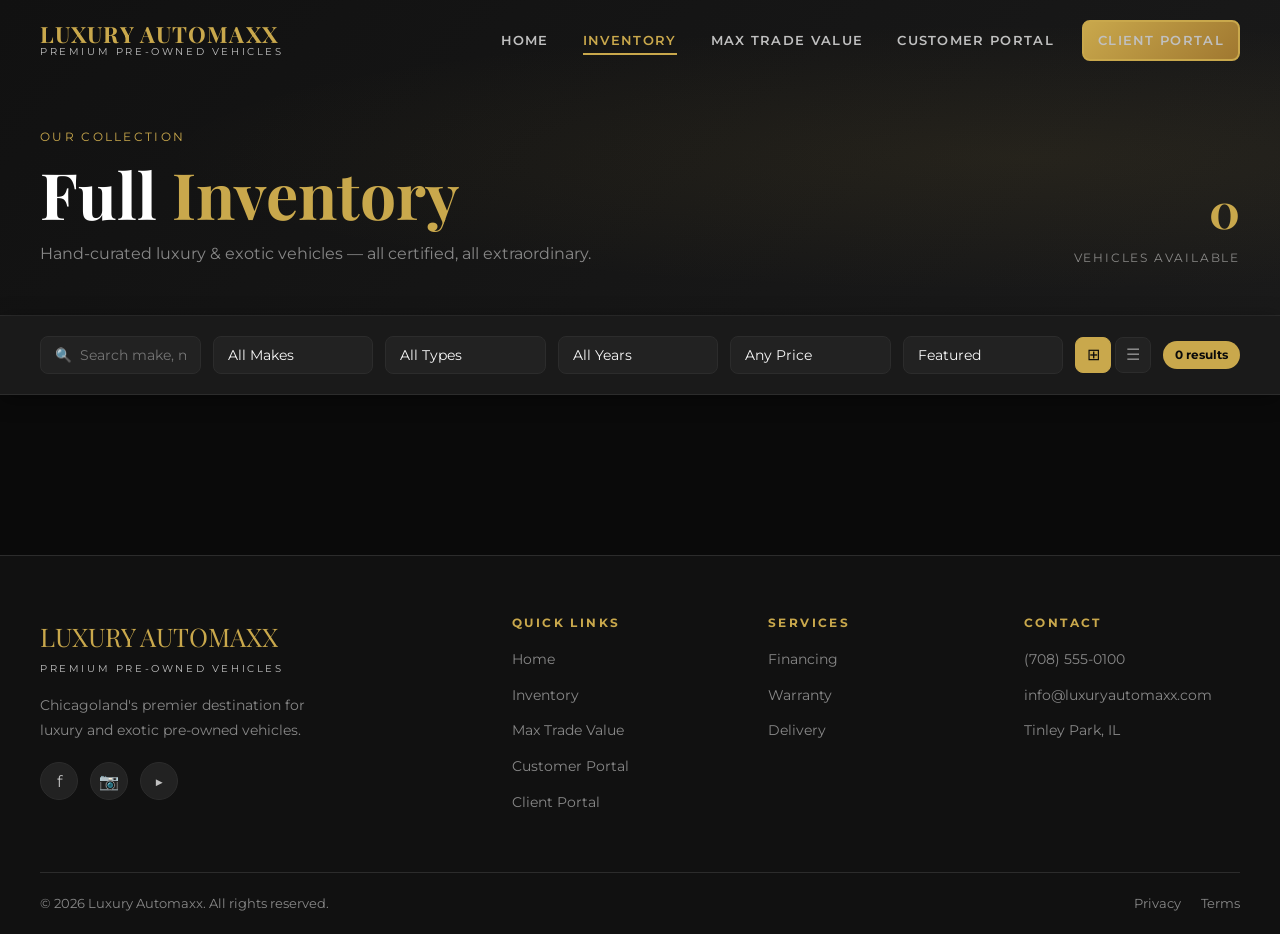
<file: inventory.html>
<!DOCTYPE html>
<html lang="en">
<head>
  <meta charset="UTF-8" />
  <meta name="viewport" content="width=device-width, initial-scale=1.0" />
  <title>Inventory – Luxury Automaxx</title>
  <meta name="description" content="Browse our full inventory of premium pre-owned luxury and exotic vehicles. Filter by make, model, price, and more." />
  <link rel="preconnect" href="https://fonts.googleapis.com" />
  <link rel="preconnect" href="https://fonts.gstatic.com" crossorigin />
  <link href="https://fonts.googleapis.com/css2?family=Playfair+Display:wght@400;600;700;800&family=Montserrat:wght@300;400;500;600;700&display=swap" rel="stylesheet" />
  <link rel="stylesheet" href="css/style.css" />
  <link rel="stylesheet" href="css/nav.css" />
  <link rel="stylesheet" href="css/inventory.css" />
</head>
<body>

<div id="page-loader"><div class="loader-logo">LUXURY AUTOMAXX</div></div>

<nav class="navbar scrolled">
  <div class="container nav-inner">
    <a href="index.html" class="nav-logo">
      <span class="brand-top">LUXURY AUTOMAXX</span>
      <span class="brand-sub">Premium Pre-Owned Vehicles</span>
    </a>
    <button class="nav-toggle" aria-label="Toggle menu"><span></span><span></span><span></span></button>
    <div class="nav-links">
      <a href="index.html">Home</a>
      <a href="inventory.html" class="active">Inventory</a>
      <a href="trade.html">Max Trade Value</a>
      <a href="customer-portal.html">Customer Portal</a>
      <a href="client-portal.html" class="btn btn-gold btn-sm">Client Portal</a>
    </div>
  </div>
</nav>

<!-- Page Hero -->
<section class="page-hero">
  <div class="container">
    <div class="page-hero-inner">
      <div>
        <span class="overline" style="display:block;font-size:.72rem;letter-spacing:.2em;text-transform:uppercase;color:var(--gold);margin-bottom:10px;">Our Collection</span>
        <h1>Full <span class="gold-text">Inventory</span></h1>
        <p>Hand-curated luxury & exotic vehicles — all certified, all extraordinary.</p>
      </div>
      <div style="text-align:right;">
        <div class="inventory-count" id="totalCount">0</div>
        <div class="inventory-count-label">Vehicles Available</div>
      </div>
    </div>
  </div>
</section>

<!-- Filter Bar -->
<div class="filter-bar">
  <div class="container">
    <div class="filter-inner">
      <div class="form-group filter-search">
        <input type="text" id="searchInput" placeholder="🔍  Search make, model, year…" />
      </div>
      <div class="form-group">
        <select id="makeFilter">
          <option value="">All Makes</option>
          <option>Audi</option>
          <option>Bentley</option>
          <option>BMW</option>
          <option>Ferrari</option>
          <option>Lamborghini</option>
          <option>Maserati</option>
          <option>McLaren</option>
          <option>Mercedes-Benz</option>
          <option>Porsche</option>
          <option>Rolls-Royce</option>
        </select>
      </div>
      <div class="form-group">
        <select id="typeFilter">
          <option value="">All Types</option>
          <option>Coupe</option>
          <option>Sedan</option>
          <option>SUV</option>
          <option>Convertible</option>
          <option>Supercar</option>
        </select>
      </div>
      <div class="form-group">
        <select id="yearFilter">
          <option value="">All Years</option>
          <option>2024</option><option>2023</option><option>2022</option>
          <option>2021</option><option>2020</option><option>2019</option>
        </select>
      </div>
      <div class="form-group">
        <select id="priceFilter">
          <option value="">Any Price</option>
          <option value="0-75000">Under $75K</option>
          <option value="75000-150000">$75K – $150K</option>
          <option value="150000-250000">$150K – $250K</option>
          <option value="250000-9999999">$250K+</option>
        </select>
      </div>
      <div class="form-group">
        <select id="sortFilter">
          <option value="featured">Featured</option>
          <option value="price-asc">Price: Low to High</option>
          <option value="price-desc">Price: High to Low</option>
          <option value="year-desc">Newest First</option>
          <option value="miles-asc">Lowest Miles</option>
        </select>
      </div>
      <div class="filter-view-toggle">
        <button class="view-btn active" id="gridViewBtn" title="Grid view">⊞</button>
        <button class="view-btn" id="listViewBtn" title="List view">☰</button>
      </div>
      <div class="filter-count-badge" id="resultsBadge">0 results</div>
    </div>
  </div>
</div>

<!-- Inventory Grid -->
<section class="inventory-section">
  <div class="container">
    <div class="inventory-grid" id="inventoryGrid"></div>
    <div class="pagination" id="pagination"></div>
  </div>
</section>

<!-- Vehicle Detail Modal -->
<div class="modal-overlay" id="vehicleModal">
  <div class="modal-box">
    <div class="modal-close">
      <h3>Vehicle Details</h3>
      <button id="modalCloseBtn" aria-label="Close">✕</button>
    </div>
    <div class="modal-body" id="modalBody"></div>
  </div>
</div>

<!-- Footer -->
<footer class="site-footer">
  <div class="container">
    <div class="footer-grid">
      <div class="footer-brand">
        <span class="brand-top">LUXURY AUTOMAXX</span>
        <span class="brand-sub">Premium Pre-Owned Vehicles</span>
        <p>Chicagoland's premier destination for luxury and exotic pre-owned vehicles.</p>
        <div class="footer-social">
          <a href="#" aria-label="Facebook">f</a>
          <a href="#" aria-label="Instagram">📷</a>
          <a href="#" aria-label="YouTube">▶</a>
        </div>
      </div>
      <div class="footer-col">
        <h5>Quick Links</h5>
        <ul>
          <li><a href="index.html">Home</a></li>
          <li><a href="inventory.html">Inventory</a></li>
          <li><a href="trade.html">Max Trade Value</a></li>
          <li><a href="customer-portal.html">Customer Portal</a></li>
          <li><a href="client-portal.html">Client Portal</a></li>
        </ul>
      </div>
      <div class="footer-col"><h5>Services</h5><ul><li><a href="#">Financing</a></li><li><a href="#">Warranty</a></li><li><a href="#">Delivery</a></li></ul></div>
      <div class="footer-col"><h5>Contact</h5><ul><li><a href="tel:+17085550100">(708) 555-0100</a></li><li><a href="mailto:info@luxuryautomaxx.com">info@luxuryautomaxx.com</a></li><li><a href="#">Tinley Park, IL</a></li></ul></div>
    </div>
    <div class="footer-bottom">
      <p>&copy; 2026 Luxury Automaxx. All rights reserved.</p>
      <div class="footer-legal"><a href="#">Privacy</a><a href="#">Terms</a></div>
    </div>
  </div>
</footer>

<button id="back-top" aria-label="Back to top">↑</button>

<script src="js/main.js"></script>
<script src="js/inventory.js"></script>
</body>
</html>
</file>
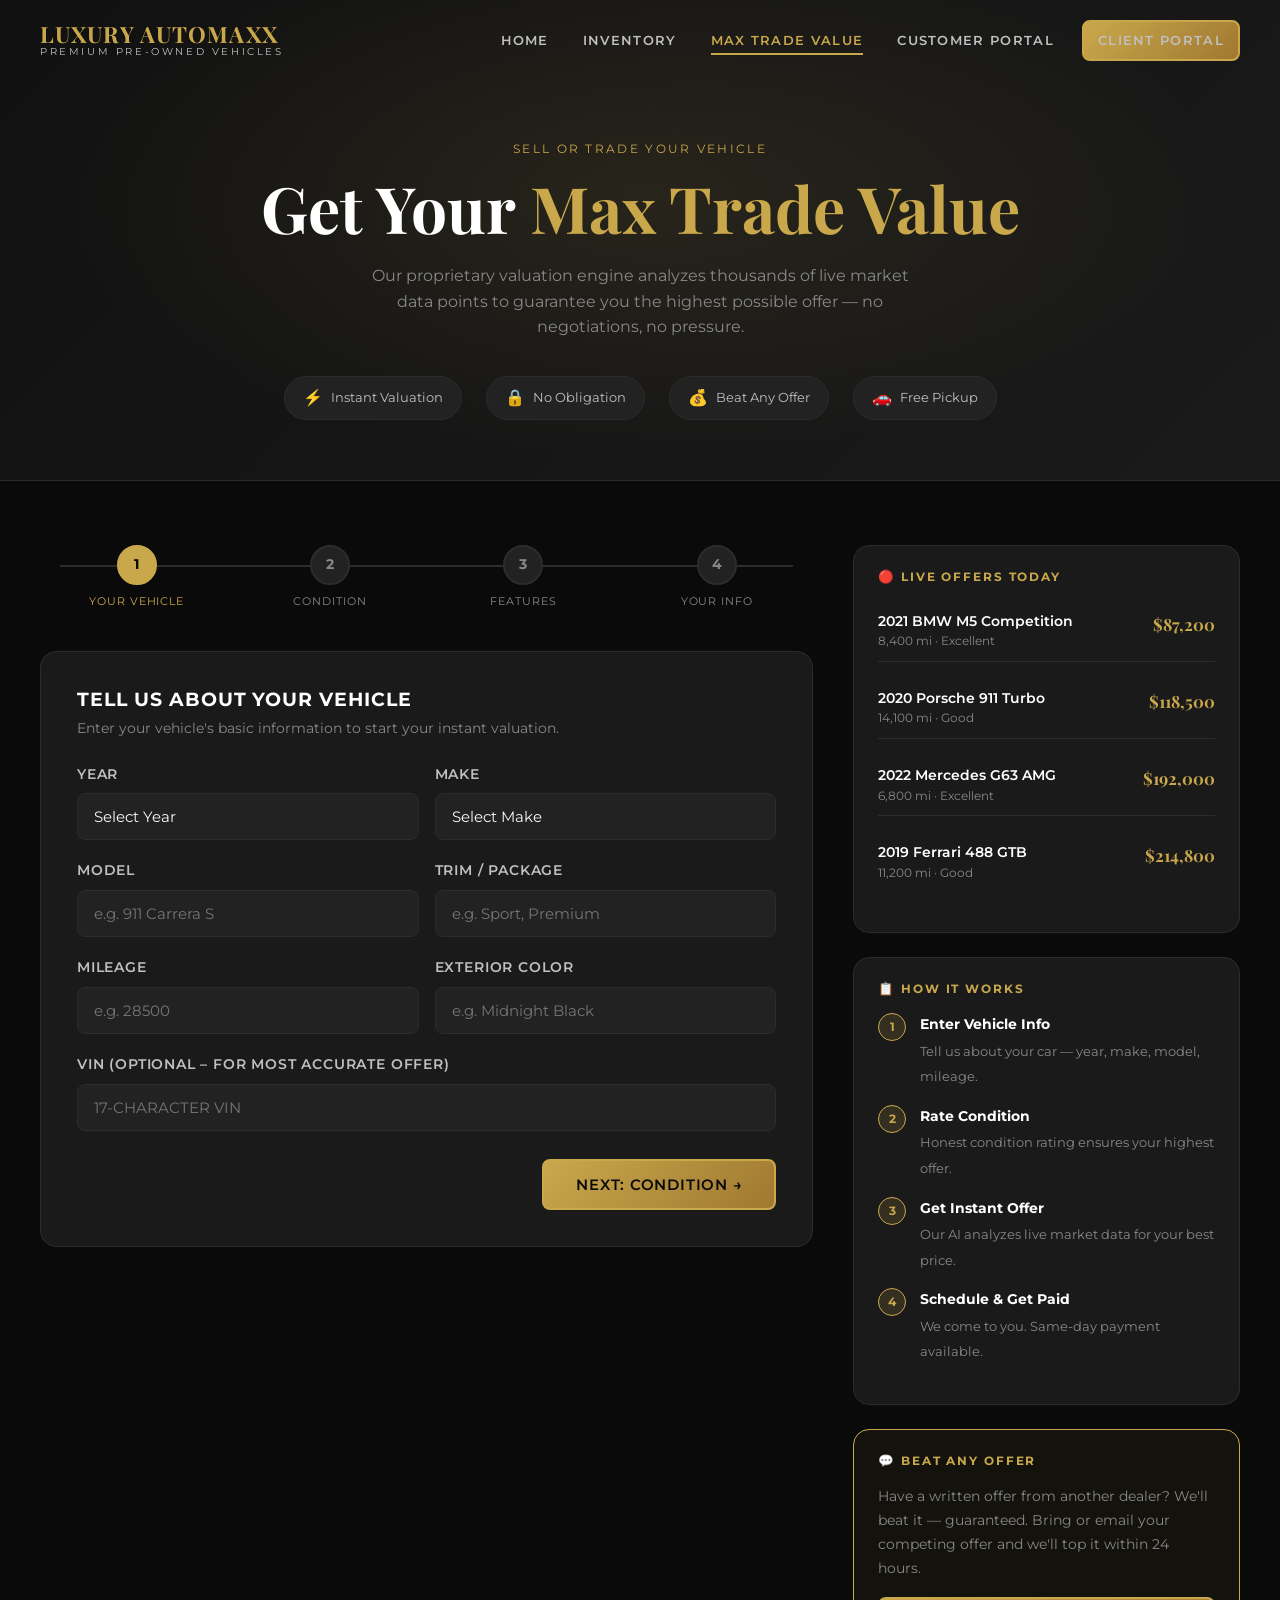
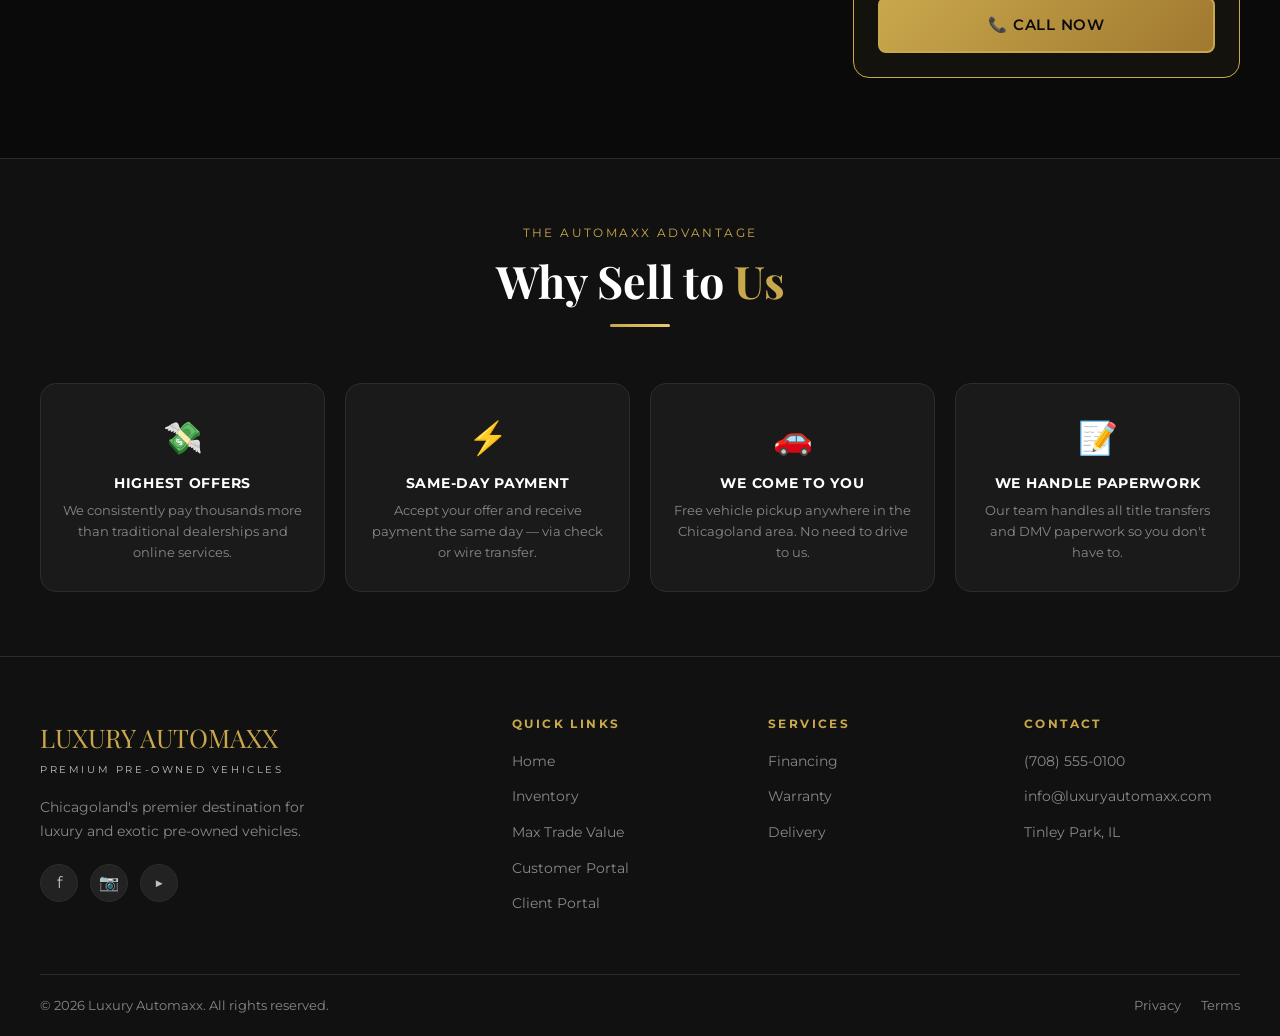
<file: trade.html>
<!DOCTYPE html>
<html lang="en">
<head>
  <meta charset="UTF-8" />
  <meta name="viewport" content="width=device-width, initial-scale=1.0" />
  <title>Max Trade Value – Luxury Automaxx</title>
  <meta name="description" content="Get the maximum trade-in value for your vehicle. Our proprietary system guarantees the highest offer — often thousands above competitor quotes." />
  <link rel="preconnect" href="https://fonts.googleapis.com" />
  <link rel="preconnect" href="https://fonts.gstatic.com" crossorigin />
  <link href="https://fonts.googleapis.com/css2?family=Playfair+Display:wght@400;600;700;800&family=Montserrat:wght@300;400;500;600;700&display=swap" rel="stylesheet" />
  <link rel="stylesheet" href="css/style.css" />
  <link rel="stylesheet" href="css/nav.css" />
  <link rel="stylesheet" href="css/trade.css" />
</head>
<body>

<div id="page-loader"><div class="loader-logo">LUXURY AUTOMAXX</div></div>

<nav class="navbar scrolled">
  <div class="container nav-inner">
    <a href="index.html" class="nav-logo">
      <span class="brand-top">LUXURY AUTOMAXX</span>
      <span class="brand-sub">Premium Pre-Owned Vehicles</span>
    </a>
    <button class="nav-toggle" aria-label="Toggle menu"><span></span><span></span><span></span></button>
    <div class="nav-links">
      <a href="index.html">Home</a>
      <a href="inventory.html">Inventory</a>
      <a href="trade.html" class="active">Max Trade Value</a>
      <a href="customer-portal.html">Customer Portal</a>
      <a href="client-portal.html" class="btn btn-gold btn-sm">Client Portal</a>
    </div>
  </div>
</nav>

<!-- Hero -->
<section class="trade-hero">
  <div class="container" style="position:relative;z-index:1;">
    <span class="overline">Sell or Trade Your Vehicle</span>
    <h1>Get Your <span class="gold-text">Max Trade Value</span></h1>
    <p>Our proprietary valuation engine analyzes thousands of live market data points to guarantee you the highest possible offer — no negotiations, no pressure.</p>
    <div class="trust-badges">
      <div class="trust-badge"><span class="icon">⚡</span> Instant Valuation</div>
      <div class="trust-badge"><span class="icon">🔒</span> No Obligation</div>
      <div class="trust-badge"><span class="icon">💰</span> Beat Any Offer</div>
      <div class="trust-badge"><span class="icon">🚗</span> Free Pickup</div>
    </div>
  </div>
</section>

<!-- Trade Section -->
<section class="trade-section">
  <div class="container">
    <div class="trade-layout">

      <!-- Form Panel -->
      <div>
        <!-- Stepper -->
        <div class="stepper" id="stepper">
          <div class="step-item active" data-step="1">
            <div class="step-circle">1</div>
            <span class="step-label">Your Vehicle</span>
          </div>
          <div class="step-item" data-step="2">
            <div class="step-circle">2</div>
            <span class="step-label">Condition</span>
          </div>
          <div class="step-item" data-step="3">
            <div class="step-circle">3</div>
            <span class="step-label">Features</span>
          </div>
          <div class="step-item" data-step="4">
            <div class="step-circle">4</div>
            <span class="step-label">Your Info</span>
          </div>
        </div>

        <div class="trade-form-panel">
          <!-- Step 1: Vehicle Info -->
          <div class="trade-step active" id="step1">
            <h3>Tell Us About Your Vehicle</h3>
            <p class="step-desc">Enter your vehicle's basic information to start your instant valuation.</p>
            <div class="form-row">
              <div class="form-group">
                <label>Year</label>
                <select id="tv-year">
                  <option value="">Select Year</option>
                  <script>for(let y=2026;y>=2000;y--) document.write(`<option>${y}</option>`);</script>
                </select>
              </div>
              <div class="form-group">
                <label>Make</label>
                <select id="tv-make">
                  <option value="">Select Make</option>
                  <option>Acura</option><option>Audi</option><option>Bentley</option>
                  <option>BMW</option><option>Cadillac</option><option>Chevrolet</option>
                  <option>Ferrari</option><option>Ford</option><option>GMC</option>
                  <option>Honda</option><option>Hyundai</option><option>Infiniti</option>
                  <option>Jaguar</option><option>Jeep</option><option>Kia</option>
                  <option>Lamborghini</option><option>Land Rover</option><option>Lexus</option>
                  <option>Maserati</option><option>McLaren</option><option>Mercedes-Benz</option>
                  <option>Nissan</option><option>Porsche</option><option>Ram</option>
                  <option>Rolls-Royce</option><option>Tesla</option><option>Toyota</option>
                  <option>Volkswagen</option><option>Volvo</option>
                </select>
              </div>
            </div>
            <div class="form-row">
              <div class="form-group">
                <label>Model</label>
                <input type="text" id="tv-model" placeholder="e.g. 911 Carrera S" />
              </div>
              <div class="form-group">
                <label>Trim / Package</label>
                <input type="text" id="tv-trim" placeholder="e.g. Sport, Premium" />
              </div>
            </div>
            <div class="form-row">
              <div class="form-group">
                <label>Mileage</label>
                <input type="number" id="tv-miles" placeholder="e.g. 28500" min="0" />
              </div>
              <div class="form-group">
                <label>Exterior Color</label>
                <input type="text" id="tv-color" placeholder="e.g. Midnight Black" />
              </div>
            </div>
            <div class="form-group">
              <label>VIN (Optional – for most accurate offer)</label>
              <input type="text" id="tv-vin" placeholder="17-character VIN" maxlength="17" style="text-transform:uppercase;" />
            </div>
            <div class="step-nav">
              <span></span>
              <button class="btn btn-gold" onclick="nextStep(1)">Next: Condition →</button>
            </div>
          </div>

          <!-- Step 2: Condition -->
          <div class="trade-step" id="step2">
            <h3>Vehicle Condition</h3>
            <p class="step-desc">Select the option that best describes your vehicle's current condition.</p>
            <div class="condition-grid">
              <div class="condition-btn" onclick="selectCondition(this,'Excellent')">
                <span class="icon">🌟</span>
                <span class="label">Excellent</span>
                <span class="desc">Like new, no visible wear</span>
              </div>
              <div class="condition-btn" onclick="selectCondition(this,'Good')">
                <span class="icon">👍</span>
                <span class="label">Good</span>
                <span class="desc">Minor wear, well maintained</span>
              </div>
              <div class="condition-btn" onclick="selectCondition(this,'Fair')">
                <span class="icon">🙂</span>
                <span class="label">Fair</span>
                <span class="desc">Some visible wear or dents</span>
              </div>
              <div class="condition-btn" onclick="selectCondition(this,'Poor')">
                <span class="icon">🔧</span>
                <span class="label">Poor</span>
                <span class="desc">Significant damage or issues</span>
              </div>
            </div>
            <div class="form-group">
              <label>Number of Owners</label>
              <select id="tv-owners">
                <option>1 Owner</option>
                <option>2 Owners</option>
                <option>3+ Owners</option>
              </select>
            </div>
            <div class="form-group">
              <label>Any Accident History?</label>
              <select id="tv-accidents">
                <option value="no">No accidents reported</option>
                <option value="minor">Minor fender bender (repaired)</option>
                <option value="major">Major accident (repaired)</option>
                <option value="unknown">Not sure</option>
              </select>
            </div>
            <div class="step-nav">
              <button class="btn btn-dark" onclick="prevStep(2)">← Back</button>
              <button class="btn btn-gold" onclick="nextStep(2)">Next: Features →</button>
            </div>
          </div>

          <!-- Step 3: Features -->
          <div class="trade-step" id="step3">
            <h3>Features &amp; Options</h3>
            <p class="step-desc">Check all features that apply to your vehicle. More features = higher offer.</p>
            <div class="feature-checks">
              <div class="feature-check"><input type="checkbox" id="f1" /><label for="f1">Panoramic Roof</label></div>
              <div class="feature-check"><input type="checkbox" id="f2" /><label for="f2">Navigation System</label></div>
              <div class="feature-check"><input type="checkbox" id="f3" /><label for="f3">Heated Seats</label></div>
              <div class="feature-check"><input type="checkbox" id="f4" /><label for="f4">Ventilated Seats</label></div>
              <div class="feature-check"><input type="checkbox" id="f5" /><label for="f5">Premium Sound System</label></div>
              <div class="feature-check"><input type="checkbox" id="f6" /><label for="f6">Adaptive Cruise Control</label></div>
              <div class="feature-check"><input type="checkbox" id="f7" /><label for="f7">Lane Keep Assist</label></div>
              <div class="feature-check"><input type="checkbox" id="f8" /><label for="f8">360° Camera</label></div>
              <div class="feature-check"><input type="checkbox" id="f9" /><label for="f9">Performance Package</label></div>
              <div class="feature-check"><input type="checkbox" id="f10" /><label for="f10">Night Vision</label></div>
              <div class="feature-check"><input type="checkbox" id="f11" /><label for="f11">Massaging Seats</label></div>
              <div class="feature-check"><input type="checkbox" id="f12" /><label for="f12">Rear Seat Entertainment</label></div>
            </div>
            <div class="form-group">
              <label>Additional Notes</label>
              <textarea id="tv-notes" rows="3" placeholder="Any additional features, modifications, or details about your vehicle…"></textarea>
            </div>
            <div class="step-nav">
              <button class="btn btn-dark" onclick="prevStep(3)">← Back</button>
              <button class="btn btn-gold" onclick="nextStep(3)">Next: Your Info →</button>
            </div>
          </div>

          <!-- Step 4: Contact Info -->
          <div class="trade-step" id="step4">
            <h3>Your Contact Information</h3>
            <p class="step-desc">We'll send your guaranteed offer to the information below. 100% private and secure.</p>
            <div class="form-row">
              <div class="form-group">
                <label>First Name</label>
                <input type="text" id="tv-fname" placeholder="First name" />
              </div>
              <div class="form-group">
                <label>Last Name</label>
                <input type="text" id="tv-lname" placeholder="Last name" />
              </div>
            </div>
            <div class="form-row">
              <div class="form-group">
                <label>Email Address</label>
                <input type="email" id="tv-email" placeholder="you@example.com" />
              </div>
              <div class="form-group">
                <label>Phone Number</label>
                <input type="tel" id="tv-phone" placeholder="(555) 000-0000" />
              </div>
            </div>
            <div class="form-group">
              <label>ZIP Code</label>
              <input type="text" id="tv-zip" placeholder="60477" maxlength="5" />
            </div>
            <div class="form-group" style="display:flex;align-items:center;gap:10px;">
              <input type="checkbox" id="tv-consent" checked style="accent-color:var(--gold);width:16px;height:16px;" />
              <label for="tv-consent" style="font-size:0.82rem;color:var(--light-grey);text-transform:none;letter-spacing:0;">I agree to be contacted by Luxury Automaxx regarding my vehicle valuation.</label>
            </div>
            <div class="step-nav">
              <button class="btn btn-dark" onclick="prevStep(4)">← Back</button>
              <button class="btn btn-gold btn-lg" onclick="submitTrade()">Get My Max Offer 🚀</button>
            </div>
          </div>

          <!-- Result Panel -->
          <div class="result-panel" id="resultPanel">
            <div class="result-header">
              <div class="result-emoji">🎉</div>
              <h3>Your Guaranteed Offer Is Ready!</h3>
              <p>Based on live market data and your vehicle details, here is your Max Trade Value offer.</p>
            </div>
            <div class="result-value-box">
              <div class="rvb-label">Your Max Trade Value</div>
              <div class="rvb-amount" id="resultAmount">$0</div>
              <div class="rvb-range">
                <span>Estimated range: <strong id="resultLow">$0</strong> – <strong id="resultHigh">$0</strong></span>
              </div>
              <div class="rvb-expires">⏰ Offer valid for 7 days</div>
            </div>
            <div class="result-actions">
              <a href="customer-portal.html" class="btn btn-gold btn-lg">Schedule Pickup</a>
              <button class="btn btn-outline" onclick="resetTrade()">Get Another Quote</button>
            </div>
          </div>
        </div>
      </div>

      <!-- Sidebar -->
      <div class="trade-sidebar">
        <div class="sidebar-card">
          <h4>🔴 Live Offers Today</h4>
          <ul class="process-steps" style="list-style:none;padding:0;">
            <li class="live-offer-item">
              <div><div class="loi-car">2021 BMW M5 Competition</div><div class="loi-sub">8,400 mi · Excellent</div></div>
              <div class="loi-amount">$87,200</div>
            </li>
            <li class="live-offer-item">
              <div><div class="loi-car">2020 Porsche 911 Turbo</div><div class="loi-sub">14,100 mi · Good</div></div>
              <div class="loi-amount">$118,500</div>
            </li>
            <li class="live-offer-item">
              <div><div class="loi-car">2022 Mercedes G63 AMG</div><div class="loi-sub">6,800 mi · Excellent</div></div>
              <div class="loi-amount">$192,000</div>
            </li>
            <li class="live-offer-item">
              <div><div class="loi-car">2019 Ferrari 488 GTB</div><div class="loi-sub">11,200 mi · Good</div></div>
              <div class="loi-amount">$214,800</div>
            </li>
          </ul>
        </div>

        <div class="sidebar-card">
          <h4>📋 How It Works</h4>
          <ul class="process-steps" style="list-style:none;padding:0;">
            <li><div class="ps-num">1</div><div class="ps-text"><strong>Enter Vehicle Info</strong><span>Tell us about your car — year, make, model, mileage.</span></div></li>
            <li><div class="ps-num">2</div><div class="ps-text"><strong>Rate Condition</strong><span>Honest condition rating ensures your highest offer.</span></div></li>
            <li><div class="ps-num">3</div><div class="ps-text"><strong>Get Instant Offer</strong><span>Our AI analyzes live market data for your best price.</span></div></li>
            <li><div class="ps-num">4</div><div class="ps-text"><strong>Schedule & Get Paid</strong><span>We come to you. Same-day payment available.</span></div></li>
          </ul>
        </div>

        <div class="sidebar-card" style="border-color:var(--gold);background:rgba(201,168,76,0.05);">
          <h4 style="color:var(--gold);">💬 Beat Any Offer</h4>
          <p style="color:var(--light-grey);font-size:0.88rem;line-height:1.7;">Have a written offer from another dealer? We'll beat it — guaranteed. Bring or email your competing offer and we'll top it within 24 hours.</p>
          <a href="tel:+17085550100" class="btn btn-gold" style="width:100%;justify-content:center;margin-top:16px;">📞 Call Now</a>
        </div>
      </div>
    </div>
  </div>
</section>

<!-- Why Sell Section -->
<section class="why-sell">
  <div class="container">
    <div class="section-header reveal">
      <span class="overline">The Automaxx Advantage</span>
      <h2>Why Sell to <span class="gold-text">Us</span></h2>
      <div class="divider-gold"></div>
    </div>
    <div class="why-sell-grid">
      <div class="ws-card reveal"><div class="ws-icon">💸</div><h4>Highest Offers</h4><p>We consistently pay thousands more than traditional dealerships and online services.</p></div>
      <div class="ws-card reveal"><div class="ws-icon">⚡</div><h4>Same-Day Payment</h4><p>Accept your offer and receive payment the same day — via check or wire transfer.</p></div>
      <div class="ws-card reveal"><div class="ws-icon">🚗</div><h4>We Come to You</h4><p>Free vehicle pickup anywhere in the Chicagoland area. No need to drive to us.</p></div>
      <div class="ws-card reveal"><div class="ws-icon">📝</div><h4>We Handle Paperwork</h4><p>Our team handles all title transfers and DMV paperwork so you don't have to.</p></div>
    </div>
  </div>
</section>

<!-- Footer -->
<footer class="site-footer">
  <div class="container">
    <div class="footer-grid">
      <div class="footer-brand">
        <span class="brand-top">LUXURY AUTOMAXX</span>
        <span class="brand-sub">Premium Pre-Owned Vehicles</span>
        <p>Chicagoland's premier destination for luxury and exotic pre-owned vehicles.</p>
        <div class="footer-social">
          <a href="#" aria-label="Facebook">f</a>
          <a href="#" aria-label="Instagram">📷</a>
          <a href="#" aria-label="YouTube">▶</a>
        </div>
      </div>
      <div class="footer-col"><h5>Quick Links</h5><ul><li><a href="index.html">Home</a></li><li><a href="inventory.html">Inventory</a></li><li><a href="trade.html">Max Trade Value</a></li><li><a href="customer-portal.html">Customer Portal</a></li><li><a href="client-portal.html">Client Portal</a></li></ul></div>
      <div class="footer-col"><h5>Services</h5><ul><li><a href="#">Financing</a></li><li><a href="#">Warranty</a></li><li><a href="#">Delivery</a></li></ul></div>
      <div class="footer-col"><h5>Contact</h5><ul><li><a href="tel:+17085550100">(708) 555-0100</a></li><li><a href="mailto:info@luxuryautomaxx.com">info@luxuryautomaxx.com</a></li><li><a href="#">Tinley Park, IL</a></li></ul></div>
    </div>
    <div class="footer-bottom">
      <p>&copy; 2026 Luxury Automaxx. All rights reserved.</p>
      <div class="footer-legal"><a href="#">Privacy</a><a href="#">Terms</a></div>
    </div>
  </div>
</footer>

<button id="back-top" aria-label="Back to top">↑</button>

<script src="js/main.js"></script>
<script src="js/trade.js"></script>
</body>
</html>
</file>
<file: css/style.css>
/* ============================================================
   LUXURY AUTOMAXX – Global Styles
   ============================================================ */

/* ---------- CSS Variables ---------- */
:root {
  --gold:        #C9A84C;
  --gold-light:  #E8C96B;
  --gold-dark:   #A07830;
  --black:       #0A0A0A;
  --dark:        #111111;
  --dark-2:      #1A1A1A;
  --dark-3:      #222222;
  --dark-4:      #2C2C2C;
  --mid:         #444444;
  --light-grey:  #888888;
  --silver:      #C0C0C0;
  --white:       #F8F8F8;
  --pure-white:  #FFFFFF;
  --danger:      #E53935;
  --success:     #43A047;

  --font-display: 'Playfair Display', Georgia, serif;
  --font-body:    'Montserrat', 'Segoe UI', sans-serif;

  --radius:      8px;
  --radius-lg:   16px;
  --shadow:      0 4px 24px rgba(0,0,0,0.5);
  --shadow-gold: 0 4px 24px rgba(201,168,76,0.25);
  --transition:  0.3s ease;
  --nav-h:       80px;
}

/* ---------- Reset & Base ---------- */
*, *::before, *::after { box-sizing: border-box; margin: 0; padding: 0; }
html { scroll-behavior: smooth; }
body {
  font-family: var(--font-body);
  background: var(--black);
  color: var(--white);
  line-height: 1.6;
  overflow-x: hidden;
}
a { color: var(--gold); text-decoration: none; transition: color var(--transition); }
a:hover { color: var(--gold-light); }
img { max-width: 100%; display: block; }
ul { list-style: none; }

/* ---------- Typography ---------- */
h1, h2, h3, h4, h5 {
  font-family: var(--font-display);
  line-height: 1.2;
  color: var(--pure-white);
}
h1 { font-size: clamp(2.2rem, 5vw, 4rem); }
h2 { font-size: clamp(1.8rem, 3.5vw, 3rem); }
h3 { font-size: clamp(1.3rem, 2.5vw, 2rem); }
h4 { font-size: 1.2rem; }
.gold-text   { color: var(--gold); }
.silver-text { color: var(--silver); }
.muted       { color: var(--light-grey); font-size: 0.9rem; }

/* ---------- Layout ---------- */
.container { width: min(1200px, 94%); margin-inline: auto; }
.section { padding: 80px 0; }
.section-sm { padding: 48px 0; }
.flex { display: flex; }
.flex-center { display: flex; align-items: center; justify-content: center; }
.grid-2 { display: grid; grid-template-columns: repeat(2, 1fr); gap: 32px; }
.grid-3 { display: grid; grid-template-columns: repeat(3, 1fr); gap: 28px; }
.grid-4 { display: grid; grid-template-columns: repeat(4, 1fr); gap: 24px; }
@media (max-width: 900px) { .grid-4 { grid-template-columns: repeat(2,1fr); } }
@media (max-width: 700px) { .grid-3, .grid-2 { grid-template-columns: 1fr; } .grid-4 { grid-template-columns: 1fr; } }

/* ---------- Buttons ---------- */
.btn {
  display: inline-flex; align-items: center; gap: 8px;
  padding: 14px 32px; border-radius: var(--radius);
  font-family: var(--font-body); font-size: 0.95rem; font-weight: 600;
  letter-spacing: 0.05em; text-transform: uppercase;
  cursor: pointer; transition: all var(--transition);
  border: 2px solid transparent; white-space: nowrap;
}
.btn-gold { background: linear-gradient(135deg, var(--gold), var(--gold-dark)); color: var(--black); border-color: var(--gold); }
.btn-gold:hover { background: linear-gradient(135deg, var(--gold-light), var(--gold)); color: var(--black); transform: translateY(-2px); box-shadow: var(--shadow-gold); }
.btn-outline { background: transparent; color: var(--gold); border-color: var(--gold); }
.btn-outline:hover { background: var(--gold); color: var(--black); transform: translateY(-2px); }
.btn-dark { background: var(--dark-3); color: var(--white); border-color: var(--mid); }
.btn-dark:hover { background: var(--dark-4); border-color: var(--gold); color: var(--gold); }
.btn-sm { padding: 10px 22px; font-size: 0.85rem; }
.btn-lg { padding: 18px 42px; font-size: 1.05rem; }

/* ---------- Section Headers ---------- */
.section-header { text-align: center; margin-bottom: 56px; }
.section-header .overline { display: block; font-size: 0.75rem; letter-spacing: 0.2em; text-transform: uppercase; color: var(--gold); margin-bottom: 12px; }
.section-header h2 { margin-bottom: 16px; }
.section-header p { color: var(--light-grey); max-width: 560px; margin-inline: auto; font-size: 1rem; }
.divider-gold { width: 60px; height: 3px; background: linear-gradient(90deg, var(--gold), var(--gold-light)); margin: 16px auto 0; border-radius: 2px; }

/* ---------- Cards ---------- */
.card { background: var(--dark-2); border: 1px solid var(--dark-4); border-radius: var(--radius-lg); overflow: hidden; transition: all var(--transition); }
.card:hover { border-color: var(--gold); transform: translateY(-4px); box-shadow: var(--shadow-gold); }

/* ---------- Badges ---------- */
.badge { display: inline-block; padding: 4px 12px; border-radius: 20px; font-size: 0.75rem; font-weight: 700; letter-spacing: 0.08em; text-transform: uppercase; }
.badge-gold    { background: var(--gold); color: var(--black); }
.badge-dark    { background: var(--dark-4); color: var(--silver); }
.badge-success { background: var(--success); color: #fff; }

/* ---------- Forms ---------- */
.form-group { margin-bottom: 20px; }
.form-group label { display: block; font-size: 0.85rem; font-weight: 600; letter-spacing: 0.06em; text-transform: uppercase; color: var(--silver); margin-bottom: 8px; }
.form-group input, .form-group select, .form-group textarea { width: 100%; padding: 13px 16px; background: var(--dark-3); border: 1px solid var(--dark-4); border-radius: var(--radius); color: var(--white); font-family: var(--font-body); font-size: 0.95rem; transition: border-color var(--transition); appearance: none; }
.form-group input:focus, .form-group select:focus, .form-group textarea:focus { outline: none; border-color: var(--gold); box-shadow: 0 0 0 3px rgba(201,168,76,0.15); }
.form-group select option { background: var(--dark-3); }
.form-row { display: grid; grid-template-columns: 1fr 1fr; gap: 16px; }
@media (max-width: 600px) { .form-row { grid-template-columns: 1fr; } }

/* ---------- Animations ---------- */
.reveal { opacity: 0; transform: translateY(32px); transition: opacity 0.6s ease, transform 0.6s ease; }
.reveal.visible { opacity: 1; transform: translateY(0); }

/* ---------- Toast ---------- */
.toast { position: fixed; bottom: 28px; right: 28px; background: var(--dark-3); border: 1px solid var(--gold); color: var(--white); padding: 14px 22px; border-radius: var(--radius); box-shadow: var(--shadow); z-index: 9999; display: flex; align-items: center; gap: 10px; font-size: 0.93rem; animation: slideUp 0.3s ease; }
.toast.success { border-color: var(--success); }
.toast.error   { border-color: var(--danger); }
@keyframes slideUp { from { opacity: 0; transform: translateY(20px); } to { opacity: 1; transform: translateY(0); } }

/* ---------- Page Loader ---------- */
#page-loader { position: fixed; inset: 0; background: var(--black); z-index: 10000; display: flex; align-items: center; justify-content: center; transition: opacity 0.4s ease; }
#page-loader.hidden { opacity: 0; pointer-events: none; }
.loader-logo { font-family: var(--font-display); font-size: 2rem; color: var(--gold); letter-spacing: 0.1em; }

/* ---------- Back-to-top ---------- */
#back-top { position: fixed; bottom: 28px; left: 28px; width: 44px; height: 44px; border-radius: 50%; background: var(--gold); color: var(--black); border: none; cursor: pointer; display: flex; align-items: center; justify-content: center; font-size: 1.2rem; opacity: 0; pointer-events: none; transition: opacity 0.3s, transform 0.3s; z-index: 999; }
#back-top.visible { opacity: 1; pointer-events: auto; transform: translateY(0); }
.overline { font-size: 0.75rem; letter-spacing: 0.2em; text-transform: uppercase; color: var(--gold); }
</file>
<file: css/nav.css>
/* ============================================================
   NAVIGATION & FOOTER
   ============================================================ */

.navbar { position: fixed; top: 0; width: 100%; height: var(--nav-h); z-index: 1000; transition: background var(--transition), box-shadow var(--transition); background: transparent; }
.navbar.scrolled { background: rgba(10,10,10,0.97); box-shadow: 0 2px 20px rgba(0,0,0,0.6); backdrop-filter: blur(12px); }
.nav-inner { height: 100%; display: flex; align-items: center; justify-content: space-between; }

.nav-logo { display: flex; flex-direction: column; line-height: 1; gap: 2px; }
.nav-logo .brand-top { font-family: var(--font-display); font-size: 1.4rem; font-weight: 700; color: var(--gold); letter-spacing: 0.05em; }
.nav-logo .brand-sub { font-size: 0.65rem; letter-spacing: 0.25em; text-transform: uppercase; color: var(--silver); }

.nav-links { display: flex; align-items: center; gap: 6px; }
.nav-links a { font-size: 0.82rem; font-weight: 600; letter-spacing: 0.1em; text-transform: uppercase; color: var(--silver); padding: 8px 14px; border-radius: var(--radius); transition: all var(--transition); position: relative; }
.nav-links a::after { content: ''; position: absolute; bottom: 4px; left: 14px; right: 14px; height: 2px; background: var(--gold); transform: scaleX(0); transition: transform var(--transition); }
.nav-links a:hover, .nav-links a.active { color: var(--gold); }
.nav-links a:hover::after, .nav-links a.active::after { transform: scaleX(1); }
.nav-links .btn { margin-left: 8px; }

.nav-toggle { display: none; flex-direction: column; gap: 5px; cursor: pointer; background: none; border: none; padding: 4px; }
.nav-toggle span { display: block; width: 26px; height: 2px; background: var(--gold); border-radius: 2px; transition: all var(--transition); }
.nav-toggle.open span:nth-child(1) { transform: translateY(7px) rotate(45deg); }
.nav-toggle.open span:nth-child(2) { opacity: 0; }
.nav-toggle.open span:nth-child(3) { transform: translateY(-7px) rotate(-45deg); }

@media (max-width: 900px) {
  .nav-toggle { display: flex; }
  .nav-links { position: fixed; top: var(--nav-h); left: 0; right: 0; background: rgba(10,10,10,0.98); backdrop-filter: blur(16px); flex-direction: column; align-items: stretch; padding: 20px 24px 32px; gap: 4px; transform: translateX(100%); transition: transform 0.35s ease; border-top: 1px solid var(--dark-4); }
  .nav-links.open { transform: translateX(0); }
  .nav-links a { padding: 14px 12px; font-size: 0.9rem; border-bottom: 1px solid var(--dark-4); }
  .nav-links a::after { display: none; }
  .nav-links .btn { margin: 12px 0 0; width: 100%; justify-content: center; }
}

/* Footer */
.site-footer { background: var(--dark); border-top: 1px solid var(--dark-4); padding: 60px 0 0; }
.footer-grid { display: grid; grid-template-columns: 2fr 1fr 1fr 1fr; gap: 40px; padding-bottom: 48px; }
.footer-brand .brand-top { font-family: var(--font-display); font-size: 1.6rem; color: var(--gold); display: block; margin-bottom: 4px; }
.footer-brand .brand-sub { font-size: 0.65rem; letter-spacing: 0.25em; text-transform: uppercase; color: var(--silver); display: block; margin-bottom: 16px; }
.footer-brand p { color: var(--light-grey); font-size: 0.9rem; line-height: 1.7; max-width: 300px; }
.footer-col h5 { font-family: var(--font-body); font-size: 0.75rem; letter-spacing: 0.2em; text-transform: uppercase; color: var(--gold); margin-bottom: 16px; }
.footer-col ul li { margin-bottom: 10px; }
.footer-col ul a { color: var(--light-grey); font-size: 0.9rem; transition: color var(--transition); }
.footer-col ul a:hover { color: var(--gold); }
.footer-social { display: flex; gap: 12px; margin-top: 20px; }
.footer-social a { width: 38px; height: 38px; border-radius: 50%; background: var(--dark-3); border: 1px solid var(--dark-4); display: flex; align-items: center; justify-content: center; color: var(--silver); font-size: 1rem; transition: all var(--transition); }
.footer-social a:hover { background: var(--gold); color: var(--black); border-color: var(--gold); }
.footer-bottom { border-top: 1px solid var(--dark-4); padding: 20px 0; display: flex; align-items: center; justify-content: space-between; flex-wrap: wrap; gap: 12px; }
.footer-bottom p { color: var(--light-grey); font-size: 0.82rem; }
.footer-bottom .footer-legal { display: flex; gap: 20px; }
.footer-bottom .footer-legal a { color: var(--light-grey); font-size: 0.82rem; }
.footer-bottom .footer-legal a:hover { color: var(--gold); }
@media (max-width: 900px) { .footer-grid { grid-template-columns: 1fr 1fr; } }
@media (max-width: 600px) { .footer-grid { grid-template-columns: 1fr; } .footer-bottom { flex-direction: column; text-align: center; } }
</file>
<file: css/portals.css>
/* ============================================================
   CUSTOMER PORTAL & CLIENT PORTAL STYLES
   ============================================================ */

/* ---- Shared Portal Hero ---- */
.portal-hero {
  padding: calc(var(--nav-h) + 56px) 0 56px;
  background: linear-gradient(135deg, var(--dark) 0%, var(--dark-2) 100%);
  border-bottom: 1px solid var(--dark-4);
  position: relative;
  overflow: hidden;
  text-align: center;
}
.portal-hero::before {
  content: '';
  position: absolute;
  inset: 0;
  background: radial-gradient(ellipse at 50% 40%, rgba(201,168,76,0.09) 0%, transparent 65%);
  pointer-events: none;
}
.portal-hero .overline { display: block; font-size: .72rem; letter-spacing: .2em; text-transform: uppercase; color: var(--gold); margin-bottom: 12px; }
.portal-hero h1 { margin-bottom: 16px; }
.portal-hero p { color: var(--light-grey); max-width: 520px; margin: 0 auto; font-size: 1rem; }

.auth-section { padding: 64px 0 80px; }
.auth-layout { display: grid; grid-template-columns: 1fr 1fr; gap: 40px; align-items: start; max-width: 980px; margin: 0 auto; }
@media (max-width: 800px) { .auth-layout { grid-template-columns: 1fr; } }
.auth-panel { background: var(--dark-2); border: 1px solid var(--dark-4); border-radius: var(--radius-lg); padding: 36px; }
.auth-panel.featured { border-color: var(--gold); box-shadow: var(--shadow-gold); }
.auth-panel .panel-title { font-size: 0.72rem; letter-spacing: 0.2em; text-transform: uppercase; color: var(--gold); margin-bottom: 8px; }
.auth-panel h3 { font-size: 1.4rem; margin-bottom: 6px; font-family: var(--font-body); font-weight: 700; }
.auth-panel .panel-desc { color: var(--light-grey); font-size: 0.88rem; margin-bottom: 24px; }
.auth-divider { display: flex; align-items: center; gap: 12px; margin: 20px 0; color: var(--light-grey); font-size: 0.8rem; }
.auth-divider::before, .auth-divider::after { content: ''; flex: 1; height: 1px; background: var(--dark-4); }

.portal-dashboard { display: none; padding: 40px 0 80px; }
.portal-dashboard.visible { display: block; }
.dashboard-header { display: flex; align-items: center; justify-content: space-between; margin-bottom: 32px; flex-wrap: wrap; gap: 16px; }
.dashboard-header h2 { font-size: 1.6rem; }
.user-pill { display: flex; align-items: center; gap: 12px; background: var(--dark-2); border: 1px solid var(--dark-4); border-radius: 30px; padding: 8px 16px; }
.user-avatar { width: 36px; height: 36px; border-radius: 50%; background: linear-gradient(135deg, var(--gold-dark), var(--gold)); display: flex; align-items: center; justify-content: center; font-weight: 700; font-size: 0.95rem; color: var(--black); }
.user-name { font-size: 0.88rem; font-weight: 600; }
.dashboard-stats { display: grid; grid-template-columns: repeat(4, 1fr); gap: 16px; margin-bottom: 32px; }
@media (max-width: 800px) { .dashboard-stats { grid-template-columns: repeat(2,1fr); } }
@media (max-width: 500px)  { .dashboard-stats { grid-template-columns: 1fr; } }
.dash-stat { background: var(--dark-2); border: 1px solid var(--dark-4); border-radius: var(--radius-lg); padding: 20px; display: flex; align-items: center; gap: 14px; transition: all var(--transition); }
.dash-stat:hover { border-color: var(--gold); }
.ds-icon { font-size: 1.8rem; }
.ds-num { font-family: var(--font-display); font-size: 1.6rem; font-weight: 700; color: var(--gold); line-height: 1; }
.ds-label { font-size: 0.72rem; text-transform: uppercase; letter-spacing: 0.1em; color: var(--light-grey); margin-top: 4px; }
.dashboard-tabs { display: flex; gap: 4px; background: var(--dark-2); border: 1px solid var(--dark-4); border-radius: var(--radius-lg); padding: 4px; margin-bottom: 28px; flex-wrap: wrap; }
.dash-tab { flex: 1; padding: 10px 16px; border-radius: var(--radius); background: transparent; border: none; color: var(--light-grey); cursor: pointer; font-family: var(--font-body); font-size: 0.85rem; font-weight: 600; letter-spacing: 0.06em; text-transform: uppercase; transition: all var(--transition); white-space: nowrap; }
.dash-tab:hover { color: var(--gold); }
.dash-tab.active { background: var(--gold); color: var(--black); }
.tab-panel { display: none; }
.tab-panel.active { display: block; }

.saved-grid { display: grid; grid-template-columns: repeat(3,1fr); gap: 20px; }
@media (max-width: 800px) { .saved-grid { grid-template-columns: repeat(2,1fr); } }
@media (max-width: 500px)  { .saved-grid { grid-template-columns: 1fr; } }
.saved-card { background: var(--dark-2); border: 1px solid var(--dark-4); border-radius: var(--radius-lg); overflow: hidden; transition: all var(--transition); }
.saved-card:hover { border-color: var(--gold); transform: translateY(-3px); }
.sc-image { height: 130px; background: var(--dark-3); display: flex; align-items: center; justify-content: center; font-size: 3.5rem; }
.sc-body { padding: 14px; }
.sc-make { font-size: 0.68rem; text-transform: uppercase; letter-spacing: 0.15em; color: var(--gold); }
.sc-name { font-weight: 700; color: var(--pure-white); font-size: 0.95rem; margin: 2px 0 8px; }
.sc-price { font-family: var(--font-display); font-size: 1.1rem; color: var(--gold); margin-bottom: 10px; }
.sc-actions { display: flex; gap: 8px; }
.sc-actions .btn { flex: 1; justify-content: center; font-size: 0.75rem; padding: 8px 10px; }

.financing-summary { background: var(--dark-3); border: 1px solid var(--dark-4); border-radius: var(--radius-lg); padding: 24px; margin-top: 24px; }
.fin-row { display: flex; justify-content: space-between; align-items: center; padding: 10px 0; border-bottom: 1px solid var(--dark-4); }
.fin-row:last-child { border: none; }
.fin-row .label { font-size: 0.85rem; color: var(--light-grey); }
.fin-row .val { font-weight: 600; color: var(--pure-white); }
.fin-row.total .val { font-family: var(--font-display); font-size: 1.4rem; color: var(--gold); }

.appt-grid { display: grid; grid-template-columns: 1fr 1fr; gap: 16px; margin-bottom: 20px; }
@media (max-width: 600px) { .appt-grid { grid-template-columns: 1fr; } }
.time-slots { display: grid; grid-template-columns: repeat(4,1fr); gap: 8px; margin-bottom: 20px; }
@media (max-width: 600px) { .time-slots { grid-template-columns: repeat(3,1fr); } }
.time-slot { background: var(--dark-3); border: 1px solid var(--dark-4); border-radius: var(--radius); padding: 10px; text-align: center; cursor: pointer; font-size: 0.82rem; color: var(--silver); transition: all var(--transition); }
.time-slot:hover { border-color: var(--gold); color: var(--gold); }
.time-slot.selected { background: var(--gold); color: var(--black); border-color: var(--gold); font-weight: 700; }
.time-slot.unavailable { opacity: 0.35; cursor: not-allowed; }

.message-list { display: flex; flex-direction: column; gap: 16px; }
.message-item { display: flex; gap: 14px; align-items: flex-start; background: var(--dark-2); border: 1px solid var(--dark-4); border-radius: var(--radius-lg); padding: 18px; transition: border-color var(--transition); }
.message-item.unread { border-color: rgba(201,168,76,0.4); }
.message-item:hover { border-color: var(--gold); }
.msg-avatar { width: 44px; height: 44px; flex-shrink: 0; border-radius: 50%; background: linear-gradient(135deg, var(--gold-dark), var(--gold)); display: flex; align-items: center; justify-content: center; font-weight: 700; font-size: 1rem; color: var(--black); }
.msg-from { font-weight: 700; font-size: 0.9rem; color: var(--pure-white); }
.msg-subject { font-size: 0.85rem; color: var(--silver); margin: 2px 0; }
.msg-preview { font-size: 0.8rem; color: var(--light-grey); }
.msg-meta { margin-left: auto; text-align: right; flex-shrink: 0; }
.msg-time { font-size: 0.75rem; color: var(--light-grey); }
.msg-badge { background: var(--gold); color: var(--black); border-radius: 10px; padding: 2px 8px; font-size: 0.7rem; font-weight: 700; }

/* ================================================================
   CLIENT (DEALER STAFF) PORTAL
   ================================================================ */
.client-auth-section { padding: 64px 0 80px; }
.client-auth-inner { max-width: 480px; margin: 0 auto; background: var(--dark-2); border: 1px solid var(--gold); border-radius: var(--radius-lg); padding: 40px; box-shadow: var(--shadow-gold); }
.client-auth-inner .auth-logo { text-align: center; margin-bottom: 28px; }
.client-auth-inner .brand-top { font-family: var(--font-display); font-size: 1.5rem; color: var(--gold); display: block; letter-spacing: 0.06em; }
.client-auth-inner .brand-sub { font-size: 0.65rem; letter-spacing: 0.25em; text-transform: uppercase; color: var(--silver); display: block; margin-bottom: 4px; }
.auth-gate-label { text-align: center; font-size: 0.78rem; letter-spacing: 0.12em; text-transform: uppercase; color: var(--light-grey); margin-bottom: 20px; }
.client-login-hint { background: rgba(201,168,76,0.08); border: 1px solid rgba(201,168,76,0.2); border-radius: var(--radius); padding: 12px 16px; font-size: 0.82rem; color: var(--light-grey); margin-bottom: 20px; text-align: center; }
.client-login-hint strong { color: var(--gold); }

.client-dashboard { display: none; padding: 40px 0 80px; }
.client-dashboard.visible { display: block; }
.cd-header { display: flex; align-items: center; justify-content: space-between; margin-bottom: 32px; flex-wrap: wrap; gap: 16px; }
.cd-header h2 { font-size: 1.6rem; }
.cd-kpi-grid { display: grid; grid-template-columns: repeat(5,1fr); gap: 14px; margin-bottom: 32px; }
@media (max-width: 1000px) { .cd-kpi-grid { grid-template-columns: repeat(3,1fr); } }
@media (max-width: 600px)  { .cd-kpi-grid { grid-template-columns: repeat(2,1fr); } }
.kpi-card { background: var(--dark-2); border: 1px solid var(--dark-4); border-radius: var(--radius-lg); padding: 20px 16px; text-align: center; transition: all var(--transition); }
.kpi-card:hover { border-color: var(--gold); transform: translateY(-3px); }
.kpi-icon { font-size: 1.6rem; margin-bottom: 8px; }
.kpi-val { font-family: var(--font-display); font-size: 1.6rem; font-weight: 700; color: var(--gold); line-height: 1; margin-bottom: 4px; }
.kpi-label { font-size: 0.68rem; letter-spacing: 0.1em; text-transform: uppercase; color: var(--light-grey); }
.kpi-change { font-size: 0.72rem; color: var(--success); margin-top: 4px; }
.kpi-change.down { color: var(--danger); }

.cd-grid { display: grid; grid-template-columns: 1fr 1fr; gap: 24px; }
@media (max-width: 800px) { .cd-grid { grid-template-columns: 1fr; } }
.cd-panel { background: var(--dark-2); border: 1px solid var(--dark-4); border-radius: var(--radius-lg); overflow: hidden; }
.cd-panel.full { grid-column: 1 / -1; }
.cd-panel-header { padding: 16px 20px; border-bottom: 1px solid var(--dark-4); display: flex; align-items: center; justify-content: space-between; }
.cd-panel-header h4 { font-size: 0.78rem; text-transform: uppercase; letter-spacing: 0.15em; color: var(--gold); font-family: var(--font-body); }
.cd-panel-body { padding: 16px 20px; }

.activity-feed { display: flex; flex-direction: column; gap: 0; }
.activity-item { display: flex; align-items: flex-start; gap: 12px; padding: 12px 0; border-bottom: 1px solid var(--dark-4); }
.activity-item:last-child { border: none; }
.act-dot { width: 10px; height: 10px; flex-shrink: 0; border-radius: 50%; margin-top: 5px; }
.act-dot.sale { background: var(--success); }
.act-dot.inquiry { background: var(--gold); }
.act-dot.trade { background: #7b68ee; }
.act-dot.appt { background: #4fc3f7; }
.act-text { font-size: 0.85rem; color: var(--silver); line-height: 1.5; }
.act-text strong { color: var(--pure-white); }
.act-time { margin-left: auto; font-size: 0.72rem; color: var(--light-grey); white-space: nowrap; flex-shrink: 0; }

.cd-table { width: 100%; border-collapse: collapse; }
.cd-table thead tr { border-bottom: 2px solid var(--dark-4); }
.cd-table thead th { font-size: 0.7rem; text-transform: uppercase; letter-spacing: 0.12em; color: var(--gold); font-weight: 700; padding: 10px 12px; text-align: left; }
.cd-table tbody tr { border-bottom: 1px solid var(--dark-4); transition: background var(--transition); }
.cd-table tbody tr:hover { background: rgba(255,255,255,0.03); }
.cd-table tbody tr:last-child { border: none; }
.cd-table td { padding: 12px; font-size: 0.85rem; color: var(--silver); }
.cd-table td:first-child { color: var(--pure-white); font-weight: 600; }
.status-pill { display: inline-block; padding: 3px 10px; border-radius: 20px; font-size: 0.7rem; font-weight: 700; letter-spacing: 0.06em; }
.status-available { background: rgba(67,160,71,0.15); color: var(--success); border: 1px solid rgba(67,160,71,0.3); }
.status-pending { background: rgba(201,168,76,0.12); color: var(--gold); border: 1px solid rgba(201,168,76,0.3); }
.status-sold { background: rgba(229,57,53,0.12); color: var(--danger); border: 1px solid rgba(229,57,53,0.3); }

.leads-list { display: flex; flex-direction: column; gap: 12px; }
.lead-item { display: flex; align-items: center; gap: 14px; background: var(--dark-3); border: 1px solid var(--dark-4); border-radius: var(--radius); padding: 14px 16px; transition: border-color var(--transition); }
.lead-item:hover { border-color: var(--gold); }
.lead-avatar { width: 40px; height: 40px; flex-shrink: 0; border-radius: 50%; background: linear-gradient(135deg, var(--dark-4), var(--mid)); display: flex; align-items: center; justify-content: center; font-weight: 700; color: var(--gold); }
.lead-name { font-weight: 600; font-size: 0.9rem; color: var(--pure-white); }
.lead-vehicle { font-size: 0.8rem; color: var(--light-grey); }
.lead-meta { margin-left: auto; text-align: right; }
.lead-score { font-family: var(--font-display); font-size: 1.2rem; font-weight: 700; }
.lead-score.hot { color: var(--danger); }
.lead-score.warm { color: var(--gold); }
.lead-score.cool { color: #4fc3f7; }
.lead-score-label { font-size: 0.68rem; text-transform: uppercase; letter-spacing: 0.08em; color: var(--light-grey); }

.revenue-chart { display: flex; align-items: flex-end; gap: 8px; height: 140px; padding-top: 16px; }
.chart-bar-wrap { flex: 1; display: flex; flex-direction: column; align-items: center; gap: 6px; height: 100%; }
.chart-bar { width: 100%; border-radius: 4px 4px 0 0; background: linear-gradient(180deg, var(--gold-light), var(--gold-dark)); transition: opacity var(--transition); min-height: 4px; }
.chart-bar:hover { opacity: 0.7; }
.chart-label { font-size: 0.65rem; color: var(--light-grey); text-align: center; white-space: nowrap; }
.chart-val { font-size: 0.68rem; color: var(--gold); font-weight: 700; }
</file>
<file: css/inventory.css>
/* INVENTORY PAGE STYLES */

.page-hero { padding: calc(var(--nav-h) + 48px) 0 48px; background: linear-gradient(135deg, var(--dark) 0%, var(--dark-2) 100%); border-bottom: 1px solid var(--dark-4); position: relative; overflow: hidden; }
.page-hero::before { content: ''; position: absolute; inset: 0; background: radial-gradient(ellipse at 80% 50%, rgba(201,168,76,0.08) 0%, transparent 60%); pointer-events: none; }
.page-hero-inner { display: flex; align-items: flex-end; justify-content: space-between; gap: 24px; flex-wrap: wrap; }
.page-hero h1 { margin-bottom: 8px; }
.page-hero p { color: var(--light-grey); font-size: 1rem; }
.inventory-count { font-family: var(--font-display); font-size: 3rem; font-weight: 700; color: var(--gold); }
.inventory-count-label { font-size: 0.75rem; letter-spacing: 0.15em; text-transform: uppercase; color: var(--light-grey); }

.filter-bar { background: var(--dark-2); border-bottom: 1px solid var(--dark-4); padding: 20px 0; position: sticky; top: var(--nav-h); z-index: 100; box-shadow: 0 4px 20px rgba(0,0,0,0.4); }
.filter-inner { display: flex; align-items: center; gap: 12px; flex-wrap: wrap; }
.filter-inner .form-group { margin: 0; flex: 1; min-width: 130px; }
.filter-inner .form-group select { padding: 10px 14px; font-size: 0.85rem; }
.filter-inner .form-group label { display: none; }
.filter-search { flex: 2; min-width: 200px; }
.filter-search input { padding: 10px 14px; font-size: 0.85rem; }
.filter-sort { margin-left: auto; }
.filter-view-toggle { display: flex; gap: 4px; }
.view-btn { width: 36px; height: 36px; border-radius: var(--radius); background: var(--dark-3); border: 1px solid var(--dark-4); color: var(--light-grey); cursor: pointer; display: flex; align-items: center; justify-content: center; font-size: 1rem; transition: all var(--transition); }
.view-btn.active { background: var(--gold); color: var(--black); border-color: var(--gold); }
.filter-count-badge { background: var(--gold); color: var(--black); border-radius: 20px; padding: 4px 12px; font-size: 0.78rem; font-weight: 700; white-space: nowrap; }

.price-range-wrapper { min-width: 180px; flex: 1.5; }
.price-range-label { font-size: 0.72rem; letter-spacing: 0.12em; text-transform: uppercase; color: var(--light-grey); margin-bottom: 6px; display: block; }
.price-range-inputs { display: flex; gap: 6px; align-items: center; }
.price-range-inputs input[type="range"] { flex: 1; accent-color: var(--gold); cursor: pointer; background: transparent; height: 4px; }

.inventory-section { padding: 40px 0 80px; }
.inventory-grid { display: grid; grid-template-columns: repeat(3, 1fr); gap: 24px; margin-bottom: 40px; }
.inventory-grid.list-view { grid-template-columns: 1fr; }
@media (max-width: 1000px) { .inventory-grid:not(.list-view) { grid-template-columns: repeat(2,1fr); } }
@media (max-width: 600px) { .inventory-grid:not(.list-view) { grid-template-columns: 1fr; } }

.inv-card { background: var(--dark-2); border: 1px solid var(--dark-4); border-radius: var(--radius-lg); overflow: hidden; transition: all var(--transition); cursor: pointer; animation: fadeInCard 0.4s ease both; }
@keyframes fadeInCard { from { opacity: 0; transform: translateY(20px); } to { opacity: 1; transform: translateY(0); } }
.inv-card:hover { border-color: var(--gold); transform: translateY(-4px); box-shadow: 0 12px 40px rgba(201,168,76,0.18); }

.inv-card-image { height: 200px; background: var(--dark-3); position: relative; display: flex; align-items: center; justify-content: center; overflow: hidden; }
.inv-card-image .car-emoji { font-size: 5rem; transition: transform 0.5s ease; }
.inv-card:hover .car-emoji { transform: scale(1.1) translateX(6px); }
.inv-card-badges { position: absolute; top: 12px; left: 12px; display: flex; gap: 6px; flex-wrap: wrap; }
.inv-fav-btn { position: absolute; top: 12px; right: 12px; background: rgba(0,0,0,0.6); border: none; color: var(--light-grey); width: 34px; height: 34px; border-radius: 50%; cursor: pointer; display: flex; align-items: center; justify-content: center; font-size: 1rem; transition: all var(--transition); }
.inv-fav-btn:hover, .inv-fav-btn.active { color: #e74c3c; background: rgba(231,76,60,0.2); }

.inv-card-body { padding: 18px; }
.inv-make { font-size: 0.7rem; letter-spacing: 0.15em; text-transform: uppercase; color: var(--gold); margin-bottom: 2px; }
.inv-name { font-family: var(--font-display); font-size: 1.1rem; font-weight: 700; color: var(--pure-white); margin-bottom: 10px; }
.inv-specs { display: flex; gap: 14px; flex-wrap: wrap; margin-bottom: 14px; }
.inv-spec { font-size: 0.78rem; color: var(--light-grey); display: flex; align-items: center; gap: 4px; }
.inv-footer { display: flex; align-items: center; justify-content: space-between; padding-top: 12px; border-top: 1px solid var(--dark-4); }
.inv-price { font-family: var(--font-display); font-size: 1.25rem; font-weight: 700; color: var(--gold); }
.inv-monthly { font-size: 0.73rem; color: var(--light-grey); font-family: var(--font-body); }

.inventory-grid.list-view .inv-card { display: flex; }
.inventory-grid.list-view .inv-card-image { width: 260px; flex-shrink: 0; height: auto; min-height: 160px; }
.inventory-grid.list-view .inv-card-body { flex: 1; display: flex; flex-direction: column; justify-content: space-between; }
@media (max-width: 600px) { .inventory-grid.list-view .inv-card { flex-direction: column; } .inventory-grid.list-view .inv-card-image { width: 100%; height: 180px; } }

.no-results { text-align: center; padding: 80px 20px; color: var(--light-grey); grid-column: 1 / -1; }
.no-results h3 { color: var(--silver); margin-bottom: 12px; }

.pagination { display: flex; justify-content: center; align-items: center; gap: 8px; flex-wrap: wrap; }
.page-btn { width: 40px; height: 40px; border-radius: var(--radius); background: var(--dark-3); border: 1px solid var(--dark-4); color: var(--silver); cursor: pointer; font-family: var(--font-body); font-size: 0.9rem; transition: all var(--transition); }
.page-btn:hover { border-color: var(--gold); color: var(--gold); }
.page-btn.active { background: var(--gold); color: var(--black); border-color: var(--gold); font-weight: 700; }
.page-btn:disabled { opacity: 0.3; cursor: not-allowed; }

.modal-overlay { position: fixed; inset: 0; background: rgba(0,0,0,0.85); backdrop-filter: blur(8px); z-index: 2000; display: flex; align-items: center; justify-content: center; padding: 20px; opacity: 0; pointer-events: none; transition: opacity 0.3s ease; }
.modal-overlay.open { opacity: 1; pointer-events: auto; }
.modal-box { background: var(--dark-2); border: 1px solid var(--dark-4); border-radius: var(--radius-lg); width: min(900px, 100%); max-height: 90vh; overflow-y: auto; position: relative; transform: scale(0.95); transition: transform 0.3s ease; }
.modal-overlay.open .modal-box { transform: scale(1); }
.modal-close { position: sticky; top: 0; background: var(--dark-2); border-bottom: 1px solid var(--dark-4); padding: 16px 24px; display: flex; align-items: center; justify-content: space-between; z-index: 10; }
.modal-close h3 { font-size: 1.1rem; font-family: var(--font-body); text-transform: uppercase; letter-spacing: 0.05em; }
.modal-close button { background: var(--dark-4); border: none; color: var(--white); width: 32px; height: 32px; border-radius: 50%; cursor: pointer; font-size: 1.1rem; display: flex; align-items: center; justify-content: center; transition: background var(--transition); }
.modal-close button:hover { background: var(--danger); }
.modal-body { display: grid; grid-template-columns: 1fr 1fr; }
.modal-gallery { height: 320px; background: var(--dark-3); display: flex; align-items: center; justify-content: center; font-size: 8rem; border-right: 1px solid var(--dark-4); }
.modal-info { padding: 28px; }
.modal-info .inv-make { font-size: 0.78rem; margin-bottom: 4px; }
.modal-info h2 { font-size: 1.6rem; margin-bottom: 8px; }
.modal-price { font-family: var(--font-display); font-size: 2rem; color: var(--gold); margin-bottom: 20px; }
.modal-spec-grid { display: grid; grid-template-columns: 1fr 1fr; gap: 12px; margin-bottom: 24px; }
.modal-spec-item { background: var(--dark-3); border-radius: var(--radius); padding: 12px; }
.modal-spec-item .label { font-size: 0.68rem; text-transform: uppercase; letter-spacing: 0.12em; color: var(--light-grey); margin-bottom: 4px; }
.modal-spec-item .val { font-weight: 600; color: var(--pure-white); font-size: 0.92rem; }
.modal-actions { display: flex; gap: 10px; flex-wrap: wrap; }
.modal-actions .btn { flex: 1; justify-content: center; }
@media (max-width: 700px) { .modal-body { grid-template-columns: 1fr; } .modal-gallery { border-right: none; border-bottom: 1px solid var(--dark-4); } }
</file>
<file: css/trade.css>
/* ============================================================
   MAX TRADE VALUE PAGE STYLES
   ============================================================ */

.trade-hero {
  padding: calc(var(--nav-h) + 60px) 0 60px;
  background: linear-gradient(135deg, var(--dark) 0%, var(--dark-2) 100%);
  border-bottom: 1px solid var(--dark-4);
  position: relative;
  overflow: hidden;
  text-align: center;
}
.trade-hero::before {
  content: '';
  position: absolute;
  inset: 0;
  background: radial-gradient(ellipse at 50% 40%, rgba(201,168,76,0.1) 0%, transparent 65%);
}
.trade-hero .overline {
  display: block; font-size: .72rem; letter-spacing: .2em;
  text-transform: uppercase; color: var(--gold); margin-bottom: 12px;
}
.trade-hero h1 { margin-bottom: 16px; }
.trade-hero p  { color: var(--light-grey); max-width: 560px; margin: 0 auto 36px; font-size: 1rem; }

.trust-badges {
  display: flex;
  justify-content: center;
  gap: 24px;
  flex-wrap: wrap;
}
.trust-badge {
  display: flex; align-items: center; gap: 8px;
  background: var(--dark-3);
  border: 1px solid var(--dark-4);
  border-radius: 30px;
  padding: 8px 18px;
  font-size: 0.82rem;
  color: var(--silver);
}
.trust-badge .icon { font-size: 1rem; }

.trade-section { padding: 64px 0 80px; }
.trade-layout {
  display: grid;
  grid-template-columns: 2fr 1fr;
  gap: 40px;
  align-items: start;
}
@media (max-width: 900px) { .trade-layout { grid-template-columns: 1fr; } }

.stepper {
  display: flex;
  margin-bottom: 40px;
  gap: 0;
  position: relative;
}
.stepper::before {
  content: '';
  position: absolute;
  top: 20px;
  left: 20px;
  right: 20px;
  height: 2px;
  background: var(--dark-4);
  z-index: 0;
}
.step-item {
  flex: 1;
  display: flex;
  flex-direction: column;
  align-items: center;
  gap: 8px;
  position: relative;
  z-index: 1;
}
.step-circle {
  width: 40px; height: 40px;
  border-radius: 50%;
  background: var(--dark-3);
  border: 2px solid var(--dark-4);
  display: flex; align-items: center; justify-content: center;
  font-size: 0.85rem;
  font-weight: 700;
  color: var(--light-grey);
  transition: all var(--transition);
}
.step-item.active   .step-circle { background: var(--gold); border-color: var(--gold); color: var(--black); }
.step-item.complete .step-circle { background: var(--success); border-color: var(--success); color: #fff; }
.step-label {
  font-size: 0.7rem;
  letter-spacing: 0.08em;
  text-transform: uppercase;
  color: var(--light-grey);
  text-align: center;
  white-space: nowrap;
}
.step-item.active .step-label { color: var(--gold); }

.trade-form-panel {
  background: var(--dark-2);
  border: 1px solid var(--dark-4);
  border-radius: var(--radius-lg);
  padding: 36px;
}
.trade-step { display: none; }
.trade-step.active { display: block; }
.trade-step h3 {
  font-size: 1.2rem;
  font-family: var(--font-body);
  font-weight: 700;
  text-transform: uppercase;
  letter-spacing: 0.05em;
  margin-bottom: 6px;
  color: var(--pure-white);
}
.trade-step .step-desc { color: var(--light-grey); font-size: 0.9rem; margin-bottom: 24px; }

.condition-grid {
  display: grid;
  grid-template-columns: repeat(4, 1fr);
  gap: 12px;
  margin-bottom: 24px;
}
@media (max-width: 600px) { .condition-grid { grid-template-columns: repeat(2,1fr); } }

.condition-btn {
  background: var(--dark-3);
  border: 2px solid var(--dark-4);
  border-radius: var(--radius);
  padding: 16px 8px;
  cursor: pointer;
  text-align: center;
  transition: all var(--transition);
  color: var(--silver);
}
.condition-btn:hover { border-color: var(--gold); color: var(--gold); }
.condition-btn.selected { border-color: var(--gold); background: rgba(201,168,76,0.1); color: var(--gold); }
.condition-btn .icon { font-size: 1.8rem; display: block; margin-bottom: 6px; }
.condition-btn .label { font-size: 0.78rem; font-weight: 700; letter-spacing: 0.06em; text-transform: uppercase; }
.condition-btn .desc  { font-size: 0.68rem; color: var(--light-grey); margin-top: 4px; }

.feature-checks {
  display: grid;
  grid-template-columns: 1fr 1fr;
  gap: 10px;
  margin-bottom: 24px;
}
.feature-check {
  display: flex; align-items: center; gap: 10px;
  background: var(--dark-3);
  border: 1px solid var(--dark-4);
  border-radius: var(--radius);
  padding: 10px 14px;
  cursor: pointer;
  transition: border-color var(--transition);
}
.feature-check:has(input:checked) { border-color: var(--gold); }
.feature-check input { accent-color: var(--gold); width: 16px; height: 16px; cursor: pointer; }
.feature-check label { font-size: 0.85rem; color: var(--silver); cursor: pointer; }

.step-nav {
  display: flex; gap: 12px; margin-top: 28px;
  justify-content: space-between;
}

.result-panel { display: none; text-align: center; padding: 40px 20px; }
.result-panel.visible { display: block; }
.result-header { margin-bottom: 32px; }
.result-emoji  { font-size: 3rem; margin-bottom: 12px; }
.result-header h3 { font-size: 1.4rem; margin-bottom: 8px; }
.result-header p  { color: var(--light-grey); }

.result-value-box {
  background: linear-gradient(135deg, var(--dark-3), var(--dark-4));
  border: 2px solid var(--gold);
  border-radius: var(--radius-lg);
  padding: 32px;
  margin-bottom: 24px;
  box-shadow: var(--shadow-gold);
}
.rvb-label { font-size: 0.72rem; letter-spacing: 0.18em; text-transform: uppercase; color: var(--light-grey); margin-bottom: 6px; }
.rvb-amount {
  font-family: var(--font-display);
  font-size: 3.5rem;
  font-weight: 800;
  color: var(--gold);
  margin-bottom: 16px;
  line-height: 1;
}
.rvb-range { display: flex; gap: 16px; justify-content: center; font-size: 0.85rem; color: var(--light-grey); }
.rvb-expires {
  display: inline-block;
  background: rgba(201,168,76,0.1);
  border: 1px solid rgba(201,168,76,0.3);
  border-radius: 20px;
  padding: 6px 16px;
  font-size: 0.8rem;
  color: var(--gold);
  margin-top: 12px;
}
.result-actions { display: flex; gap: 12px; justify-content: center; flex-wrap: wrap; }

.trade-sidebar { display: flex; flex-direction: column; gap: 24px; }
.sidebar-card {
  background: var(--dark-2);
  border: 1px solid var(--dark-4);
  border-radius: var(--radius-lg);
  padding: 24px;
}
.sidebar-card h4 {
  font-size: 0.78rem;
  letter-spacing: 0.15em;
  text-transform: uppercase;
  color: var(--gold);
  margin-bottom: 16px;
  font-family: var(--font-body);
}
.live-offer-item {
  display: flex;
  justify-content: space-between;
  align-items: center;
  padding: 10px 0;
  border-bottom: 1px solid var(--dark-4);
}
.live-offer-item:last-child { border: none; }
.loi-car { font-size: 0.85rem; font-weight: 600; color: var(--pure-white); }
.loi-sub { font-size: 0.72rem; color: var(--light-grey); }
.loi-amount { font-family: var(--font-display); font-size: 1.05rem; color: var(--gold); font-weight: 700; }

.process-steps li { display: flex; gap: 14px; align-items: flex-start; margin-bottom: 16px; }
.ps-num {
  width: 28px; height: 28px; flex-shrink: 0;
  border-radius: 50%;
  background: rgba(201,168,76,0.15);
  border: 1px solid var(--gold);
  color: var(--gold);
  font-size: 0.78rem;
  font-weight: 700;
  display: flex; align-items: center; justify-content: center;
}
.ps-text strong { display: block; font-size: 0.88rem; color: var(--pure-white); margin-bottom: 2px; }
.ps-text span   { font-size: 0.8rem; color: var(--light-grey); }

.why-sell { background: var(--dark); border-top: 1px solid var(--dark-4); padding: 64px 0; }
.why-sell-grid {
  display: grid;
  grid-template-columns: repeat(4, 1fr);
  gap: 20px;
  margin-top: 48px;
}
@media (max-width: 900px) { .why-sell-grid { grid-template-columns: repeat(2,1fr); } }
@media (max-width: 500px)  { .why-sell-grid { grid-template-columns: 1fr; } }
.ws-card {
  text-align: center;
  padding: 28px 20px;
  background: var(--dark-2);
  border: 1px solid var(--dark-4);
  border-radius: var(--radius-lg);
  transition: all var(--transition);
}
.ws-card:hover { border-color: var(--gold); transform: translateY(-4px); }
.ws-icon { font-size: 2rem; margin-bottom: 12px; }
.ws-card h4 { font-size: 0.9rem; font-weight: 700; margin-bottom: 8px; font-family: var(--font-body); text-transform: uppercase; letter-spacing: 0.05em; }
.ws-card p { font-size: 0.82rem; color: var(--light-grey); }
</file>
